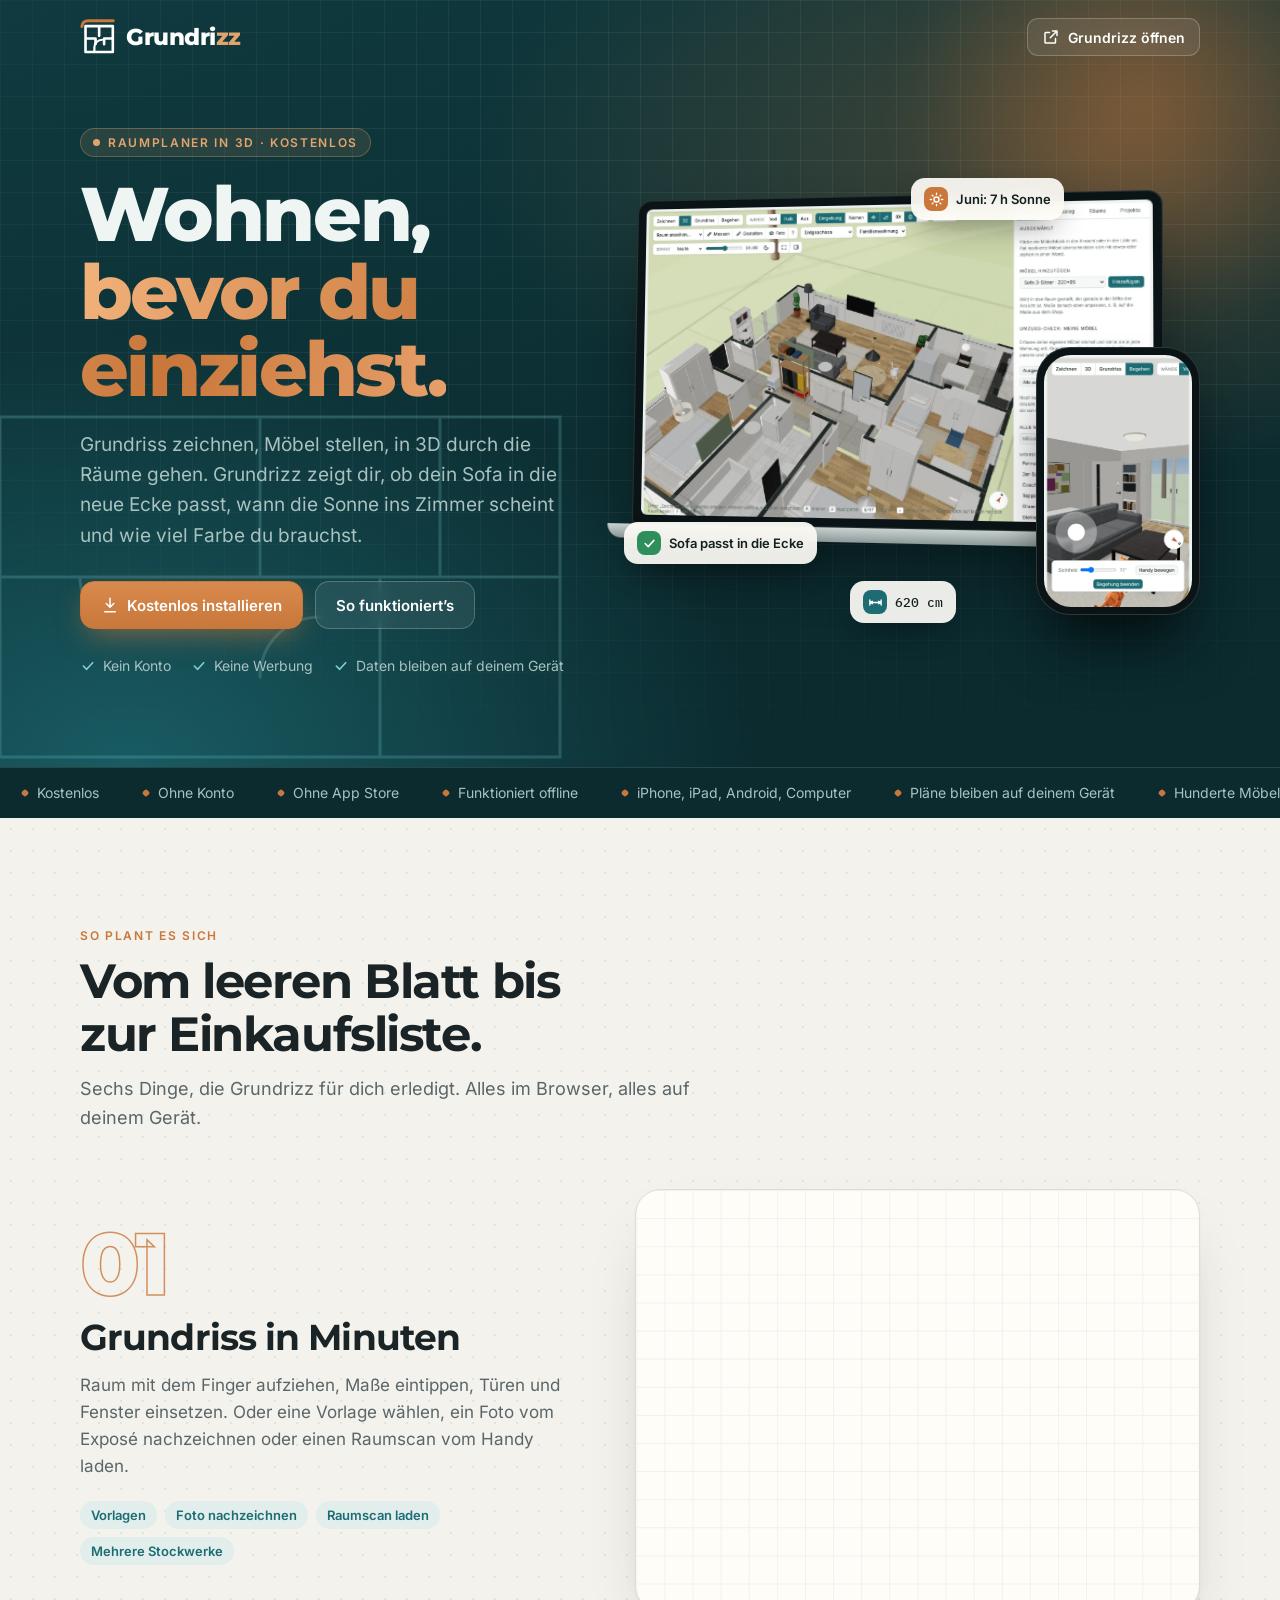
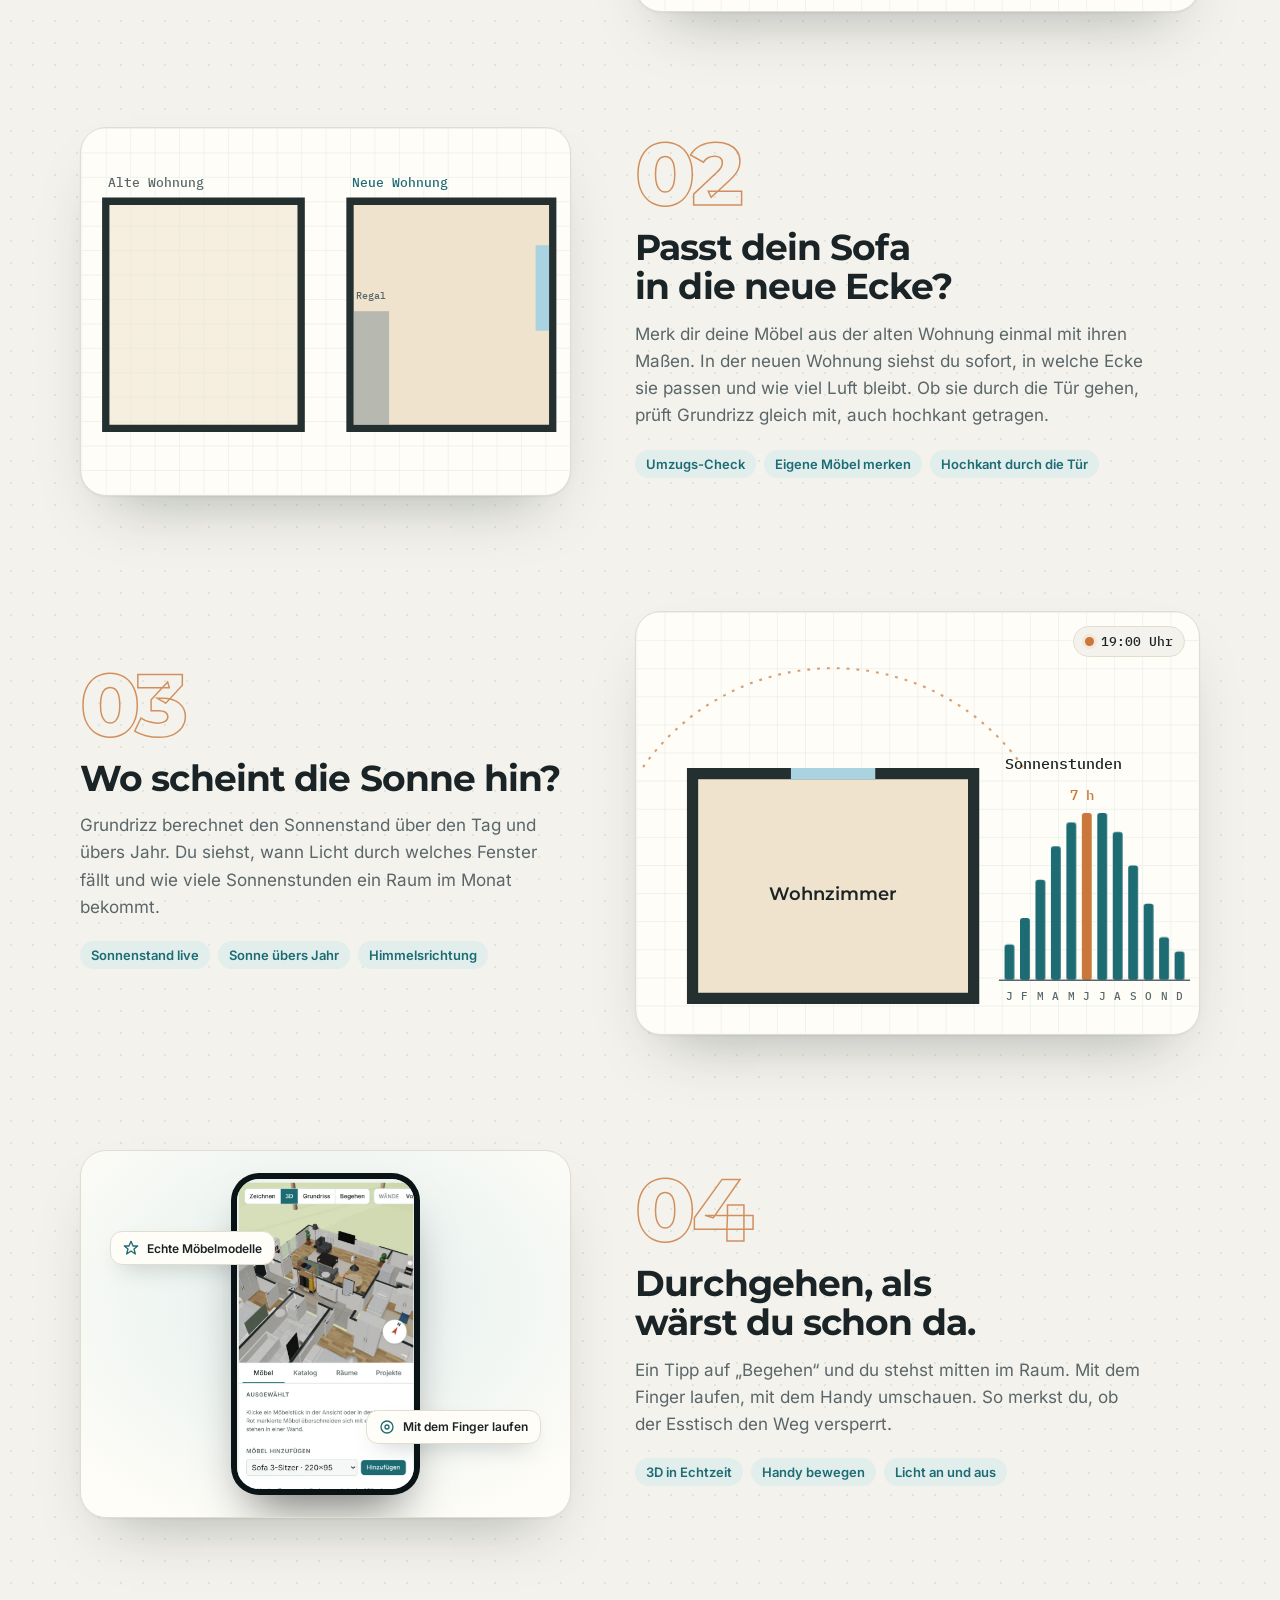
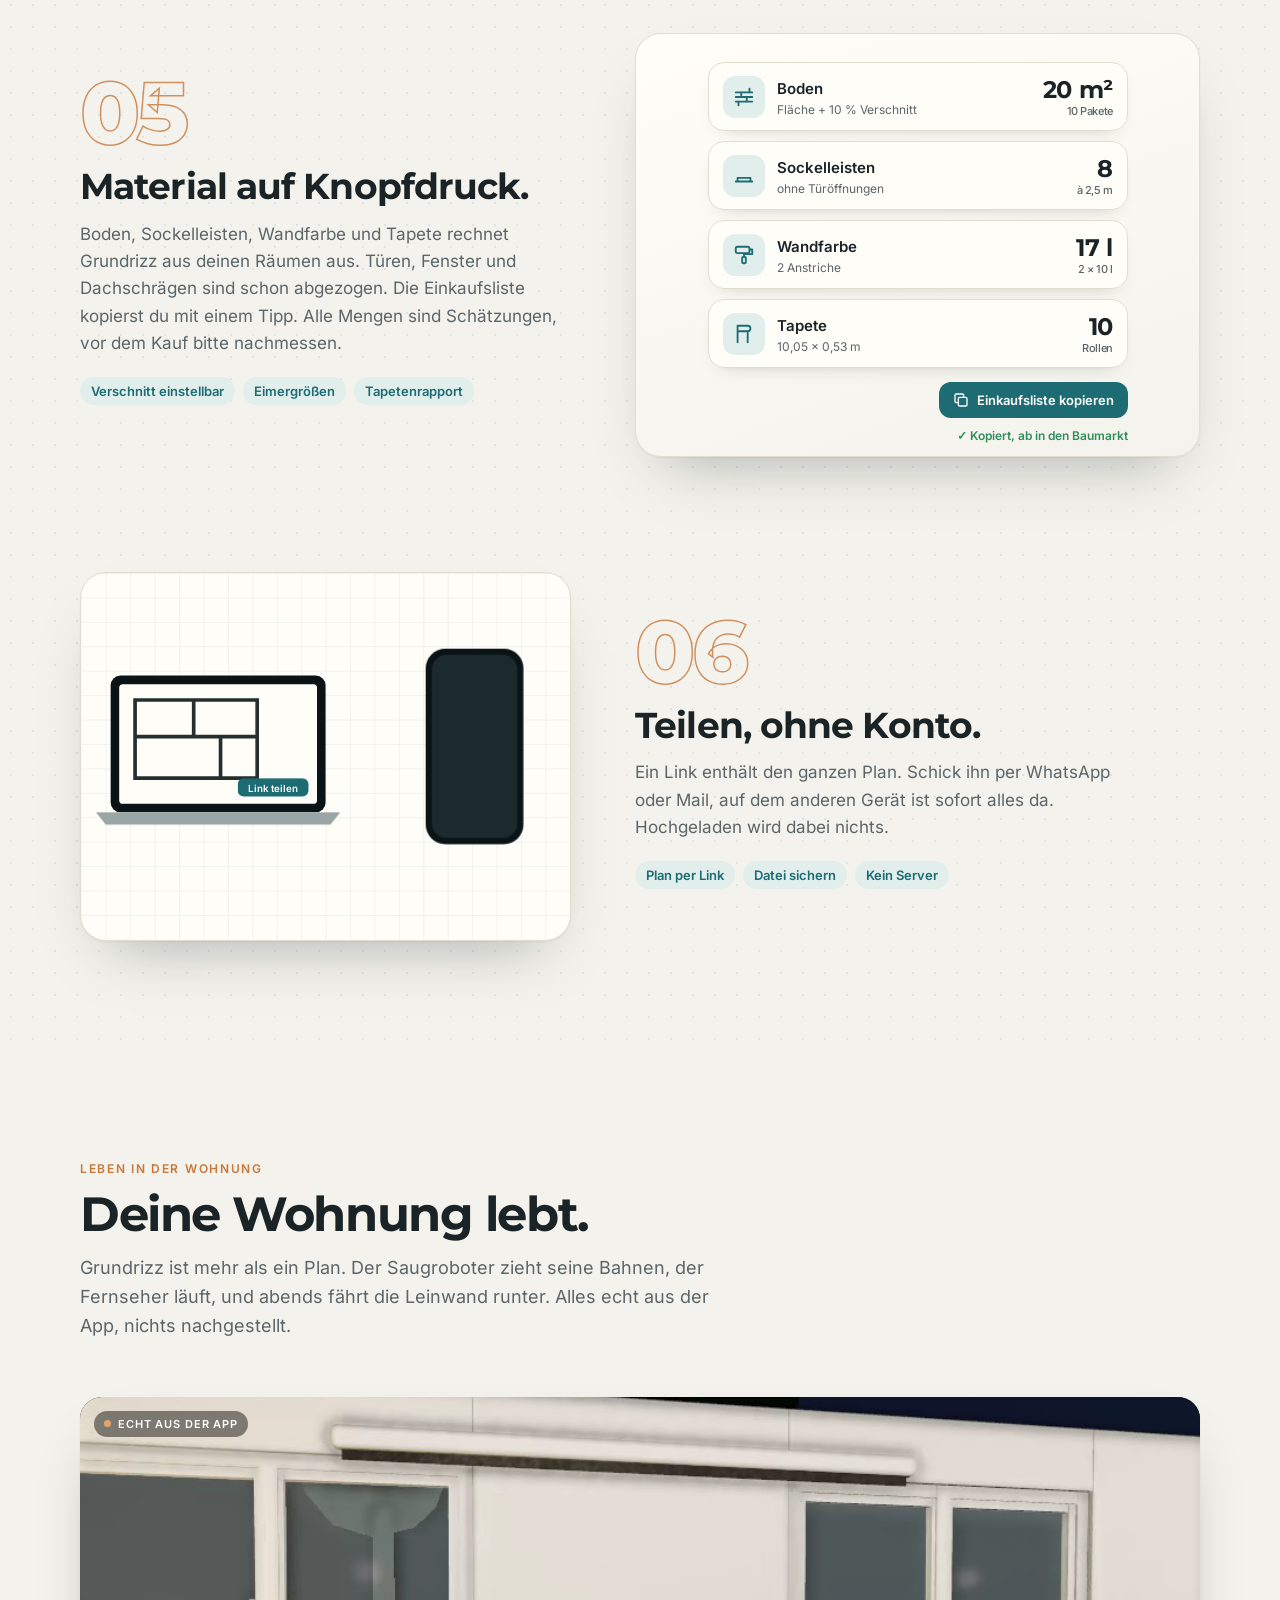
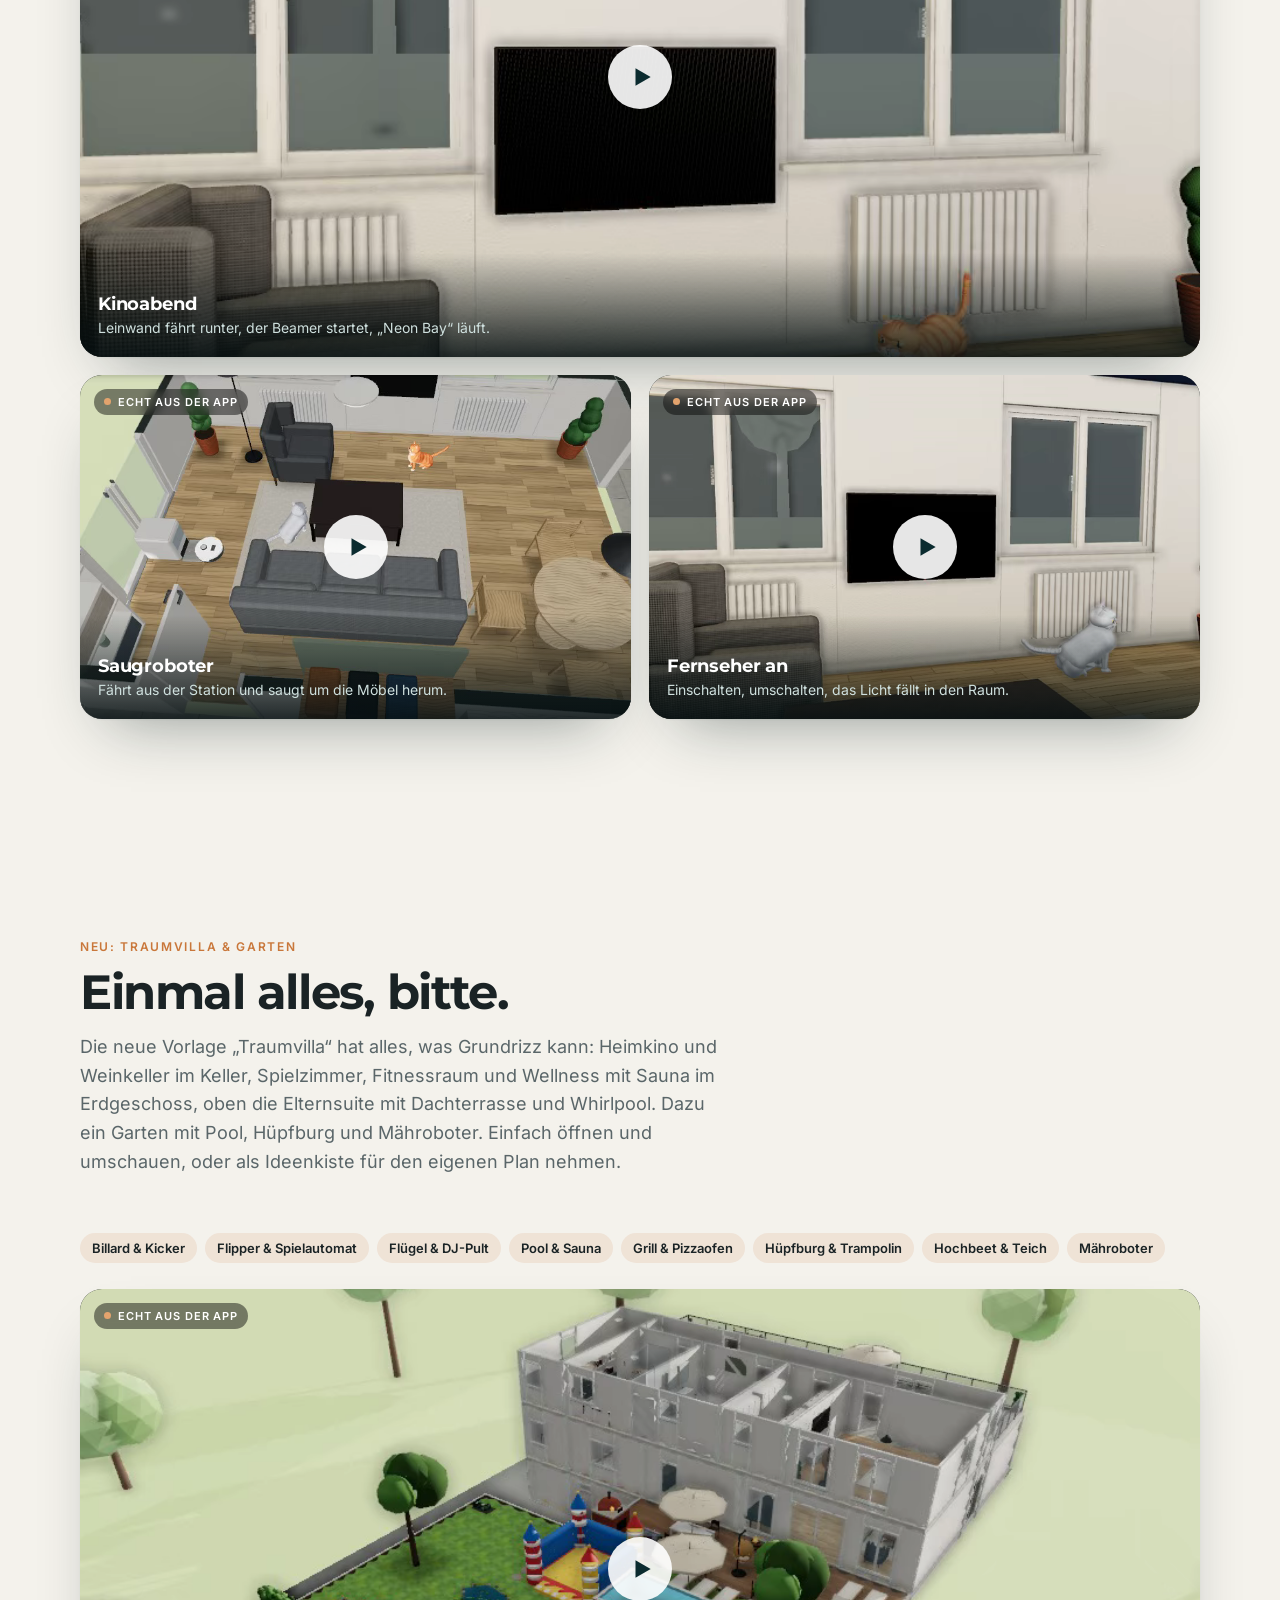
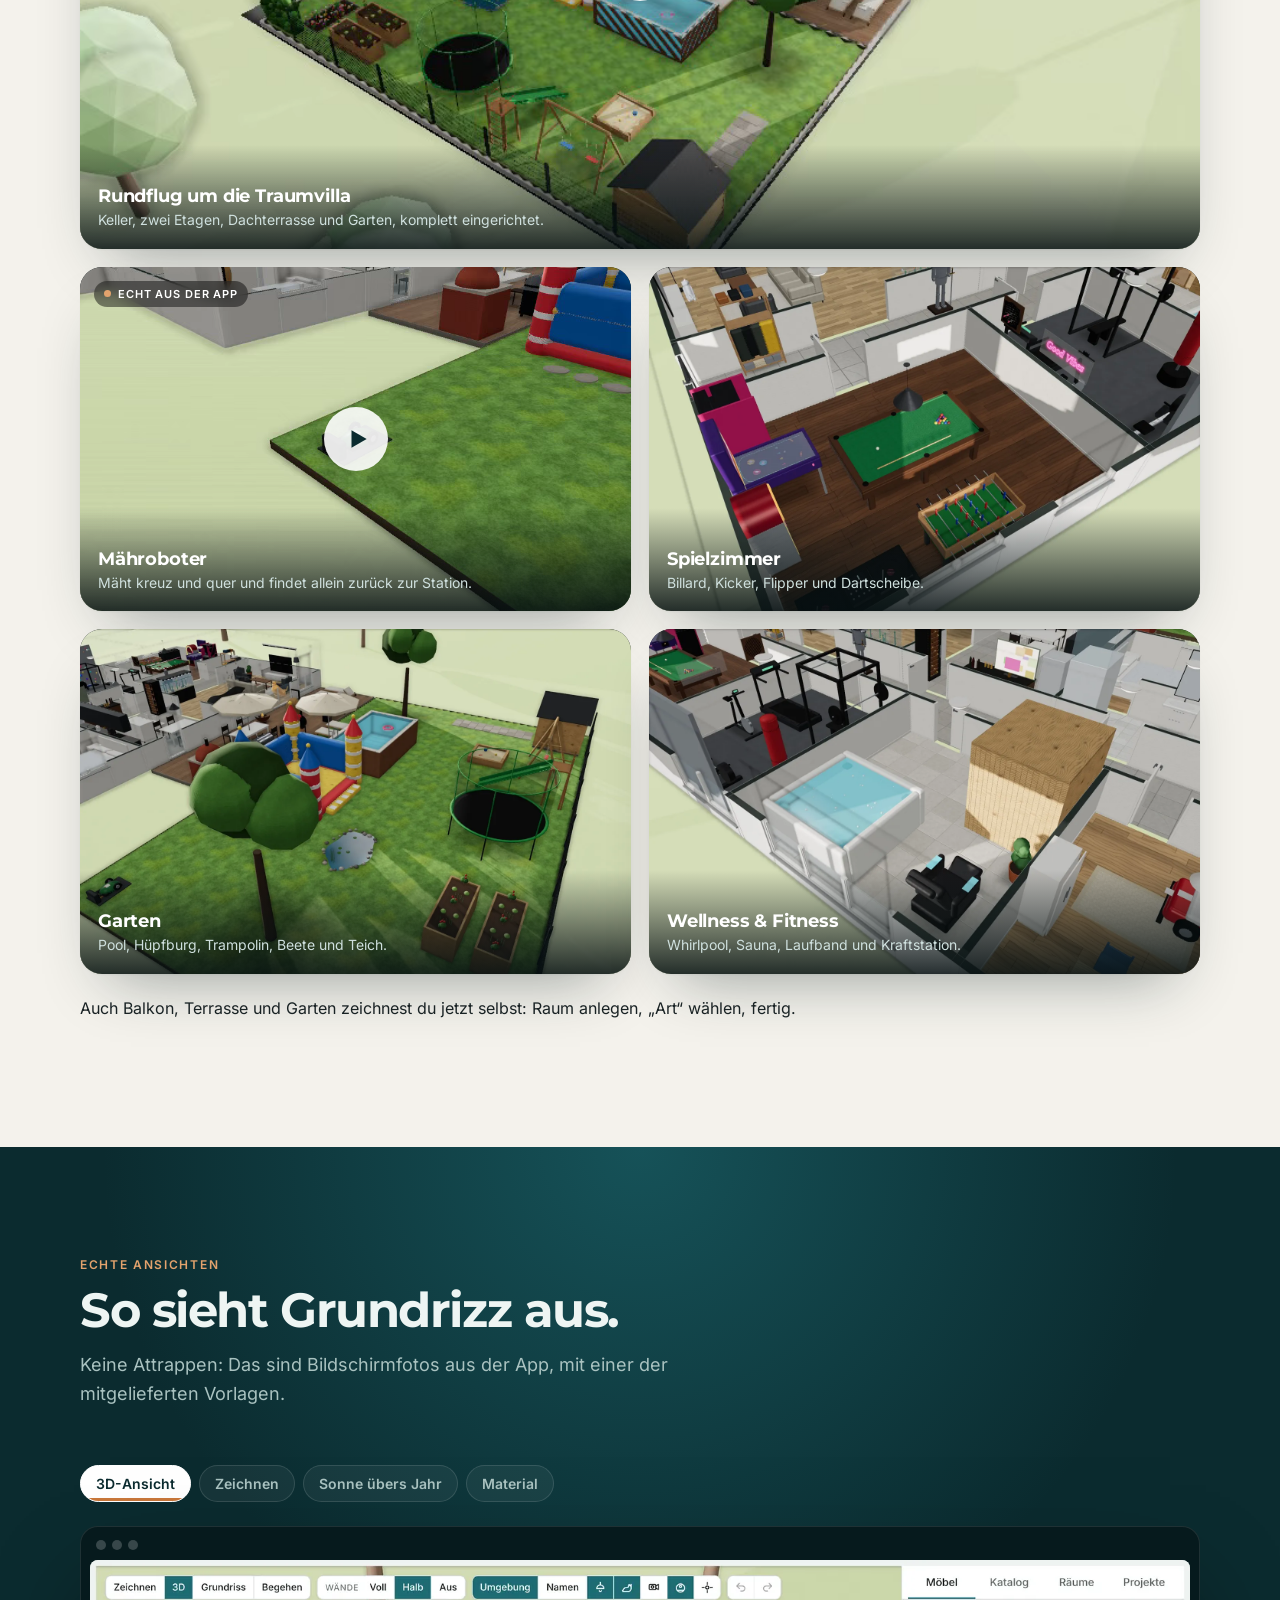
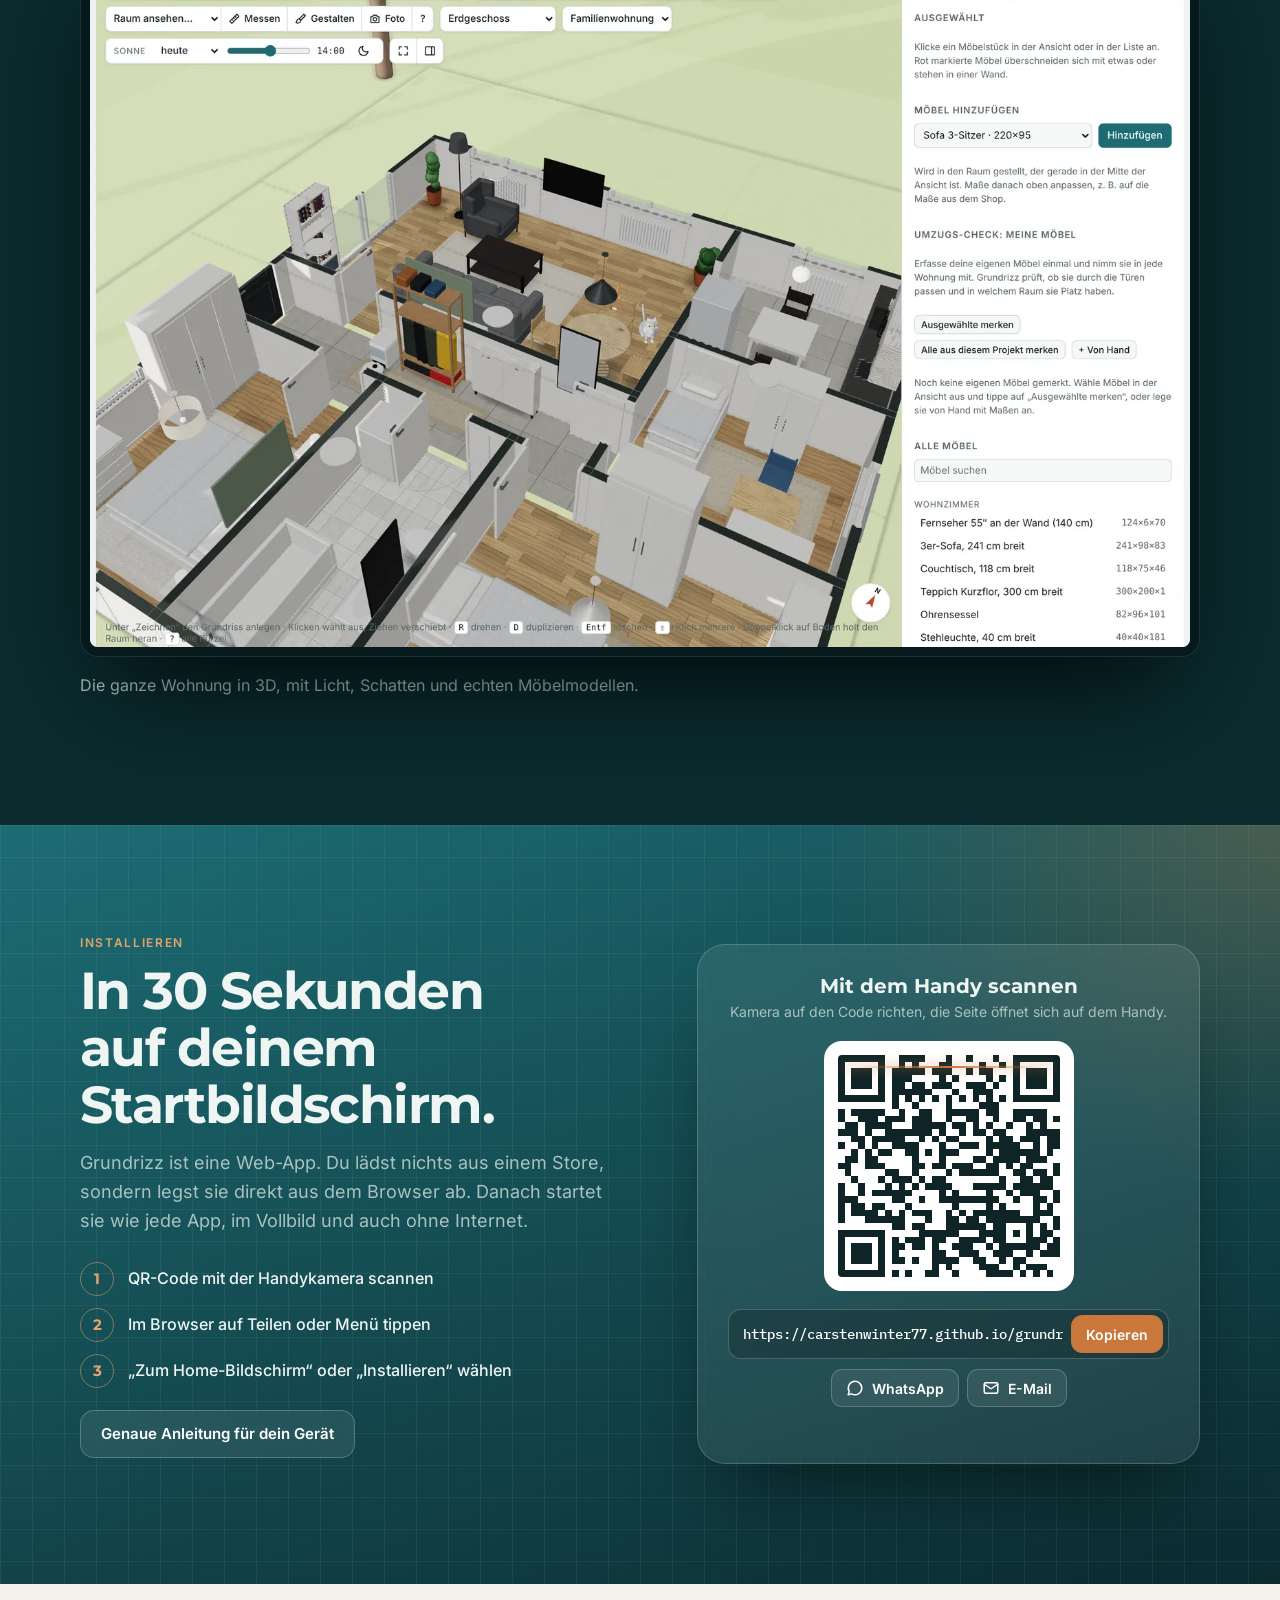
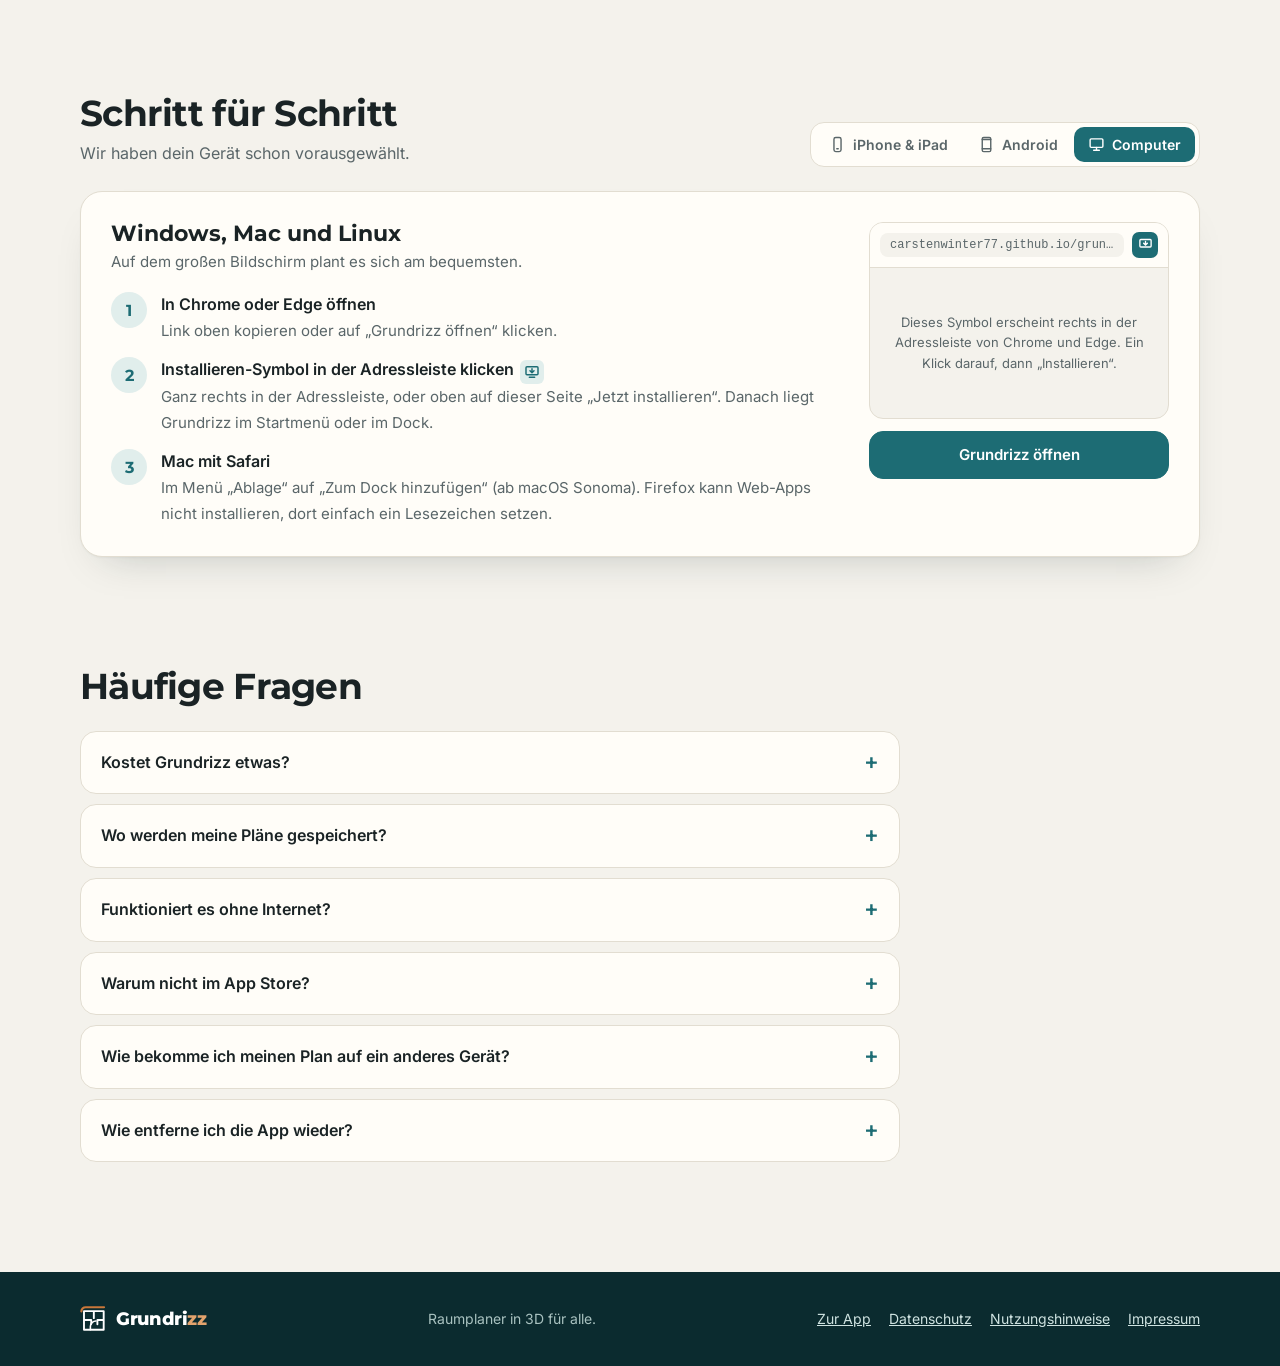
<file: installieren/index.html>
<!doctype html>
<html lang="de">
<head>
<meta charset="utf-8">
<meta name="viewport" content="width=device-width,initial-scale=1,viewport-fit=cover">
<title>Grundrizz installieren</title>
<meta name="description" content="Grundrizz auf iPhone, iPad, Android oder Computer installieren. Raumplaner in 3D, kostenlos, ohne App Store, ohne Konto.">
<meta name="theme-color" content="#0e3539">
<meta property="og:title" content="Grundrizz: Wohnen, bevor du einziehst">
<meta property="og:description" content="Grundriss zeichnen, einrichten und in 3D begehen. Kostenlos, ohne Konto. Hier installieren.">
<meta property="og:url" content="https://carstenwinter77.github.io/grundrizz/installieren/">
<meta property="og:image" content="https://carstenwinter77.github.io/grundrizz/og.png"><meta property="og:image:width" content="1200"><meta property="og:image:height" content="630"><meta name="twitter:card" content="summary_large_image">
<link rel="icon" href="../icon.svg" type="image/svg+xml"><link rel="icon" href="../icon-192.png" sizes="192x192">
<link rel="apple-touch-icon" href="../apple-touch-icon.png">
<link rel="manifest" href="../manifest.webmanifest">
<link rel="preload" as="image" href="img/3d.webp">
<link rel="stylesheet" href="../fonts.css">
<script>document.documentElement.classList.add('js')</script>
<style>
@property --n{syntax:'<integer>';inherits:false;initial-value:0}
@property --h{syntax:'<integer>';inherits:false;initial-value:13}
:root{
 --bg:#f4f2ec;--paper:#fffdf8;--ink:#1a2325;--muted:#5a6669;--line:#e2ddd1;
 --accent:#1d6c74;--accent-2:#164f55;--accent-soft:#e1eeec;--accent-ink:#fff;--warm:#c9773a;--warm-soft:#f6e6d8;
 --grid:rgba(29,108,116,.07);--gridline:rgba(29,108,116,.10);
 --wall:#24302f;--floor:#efe3cd;--floor2:#e6d5b8;--glass:#a9d3e0;--sofa:#8a9597;--ok:#2f8f5b;--bad:#c4473a;--shadow:20 40 40;
 /* dunkle Bänder bleiben in beiden Themen dunkel */
 --d1:#0b2b2f;--d2:#0f3a3f;--d3:#1d6c74;--dink:#eef5f3;--dmuted:#a9c2c0;--dline:rgba(255,255,255,.12);
 color-scheme:light}
@media (prefers-color-scheme:dark){:root:not([data-theme="light"]){
 --bg:#111617;--paper:#182022;--ink:#e8eeec;--muted:#9aa7a8;--line:#2a3436;
 --accent:#4fb0b8;--accent-2:#7cc9cf;--accent-soft:#1b3235;--accent-ink:#0b1a1c;--warm:#e3a36d;--warm-soft:#3a2a1d;
 --grid:rgba(79,176,184,.06);--gridline:rgba(79,176,184,.10);
 --wall:#d6e1df;--floor:#2f2a22;--floor2:#3a3227;--glass:#4c8ea3;--sofa:#6d7a7c;--ok:#5cc08a;--bad:#f07a6c;--shadow:0 0 0;color-scheme:dark}}
:root[data-theme="dark"]{
 --bg:#111617;--paper:#182022;--ink:#e8eeec;--muted:#9aa7a8;--line:#2a3436;
 --accent:#4fb0b8;--accent-2:#7cc9cf;--accent-soft:#1b3235;--accent-ink:#0b1a1c;--warm:#e3a36d;--warm-soft:#3a2a1d;
 --grid:rgba(79,176,184,.06);--gridline:rgba(79,176,184,.10);
 --wall:#d6e1df;--floor:#2f2a22;--floor2:#3a3227;--glass:#4c8ea3;--sofa:#6d7a7c;--ok:#5cc08a;--bad:#f07a6c;--shadow:0 0 0;color-scheme:dark}
*{box-sizing:border-box}
html{-webkit-text-size-adjust:100%;scroll-behavior:smooth}
body{margin:0;background:var(--bg);color:var(--ink);font:16px/1.6 Inter,system-ui,-apple-system,"Segoe UI",sans-serif;overflow-x:hidden}
.wrap{max-width:1160px;margin:0 auto;padding-left:max(20px,env(safe-area-inset-left,0px));padding-right:max(20px,env(safe-area-inset-right,0px))}
h1,h2,h3{font-family:Montserrat,Inter,system-ui,sans-serif;line-height:1.1;text-wrap:balance;margin:0}
a{color:var(--accent)}
.mono{font-family:"IBM Plex Mono",ui-monospace,Menlo,monospace}
.btn{display:inline-flex;align-items:center;justify-content:center;gap:8px;border-radius:14px;padding:13px 20px;font:600 15px Inter,sans-serif;text-decoration:none;cursor:pointer;border:1px solid var(--line);background:var(--paper);color:var(--ink);min-height:48px;transition:transform .2s,box-shadow .2s,background .2s}
.btn:hover{transform:translateY(-1px)}
.btn.pri{background:var(--accent);border-color:var(--accent);color:var(--accent-ink)}
.btn.pri:hover{background:var(--accent-2)}
.btn.sm{padding:8px 14px;min-height:38px;font-size:14px;border-radius:11px}
.btn svg{width:18px;height:18px;flex:none}

/* ---------- Kopfbereich ---------- */
.hero{position:relative;isolation:isolate;overflow:hidden;color:var(--dink);
 background:radial-gradient(80% 70% at 85% 20%,rgba(201,119,58,.30),transparent 60%),radial-gradient(70% 80% at 10% 100%,rgba(29,108,116,.75),transparent 70%),linear-gradient(160deg,var(--d2),var(--d1) 70%);
 padding-bottom:clamp(40px,7vw,90px)}
.hero::before{content:"";position:absolute;inset:0;z-index:-1;background-image:linear-gradient(rgba(255,255,255,.06) 1px,transparent 1px),linear-gradient(90deg,rgba(255,255,255,.06) 1px,transparent 1px);background-size:32px 32px;
 -webkit-mask-image:radial-gradient(120% 90% at 60% 30%,#000 30%,transparent 80%);mask-image:radial-gradient(120% 90% at 60% 30%,#000 30%,transparent 80%)}
.glow{position:absolute;z-index:-1;width:520px;height:520px;border-radius:50%;background:radial-gradient(circle,rgba(201,119,58,.45),transparent 65%);filter:blur(20px);top:-160px;right:-120px;animation:drift 16s ease-in-out infinite alternate}
@keyframes drift{to{transform:translate(-120px,140px) scale(1.15)}}
.blueprint{position:absolute;z-index:-1;left:-40px;bottom:-30px;width:min(640px,80vw);opacity:.22;color:#7fd0d6}
.blueprint path{fill:none;stroke:currentColor;stroke-width:3;stroke-linecap:round;stroke-dasharray:1;stroke-dashoffset:1;animation:draw 3.2s .3s cubic-bezier(.6,0,.2,1) forwards}
.blueprint path:nth-child(2){animation-delay:.9s}.blueprint path:nth-child(3){animation-delay:1.4s}.blueprint path:nth-child(4){animation-delay:1.9s}
@keyframes draw{to{stroke-dashoffset:0}}
header.top{display:flex;align-items:center;gap:12px;padding-block:calc(18px + env(safe-area-inset-top,0px)) 0}
.brand{display:flex;align-items:center;gap:10px;text-decoration:none;color:#fff;font:800 23px Montserrat,Arial,sans-serif;letter-spacing:-.02em}
.brand .mk{width:36px;height:36px;color:#fff}
.brand b{color:#e3a36d;font-weight:800}
.top .sp{flex:1}
.ghost{background:rgba(255,255,255,.08);border-color:rgba(255,255,255,.22);color:#fff;-webkit-backdrop-filter:blur(8px);backdrop-filter:blur(8px)}
.ghost:hover{background:rgba(255,255,255,.16)}
.copper{background:linear-gradient(180deg,#d88a4c,#c9773a);border-color:#c9773a;color:#fff;box-shadow:0 10px 30px -8px rgba(201,119,58,.7)}
.copper:hover{background:linear-gradient(180deg,#e0955a,#b86a31)}
.hgrid{display:grid;grid-template-columns:1fr 1.15fr;gap:clamp(28px,5vw,64px);align-items:center;padding-top:clamp(28px,6vw,72px)}
.hgrid>*{min-width:0}
.eyebrow{display:inline-flex;align-items:center;gap:8px;font:600 12px Inter,sans-serif;letter-spacing:.14em;text-transform:uppercase;color:#e3a36d;margin-bottom:18px;padding:6px 12px;border-radius:999px;background:rgba(227,163,109,.12);border:1px solid rgba(227,163,109,.3)}
.eyebrow i{width:7px;height:7px;border-radius:50%;background:#e3a36d;box-shadow:0 0 0 0 rgba(227,163,109,.6);animation:ping 2s infinite}
@keyframes ping{70%{box-shadow:0 0 0 8px rgba(227,163,109,0)}100%{box-shadow:0 0 0 0 rgba(227,163,109,0)}}
.hero h1{font-size:clamp(40px,6.4vw,76px);font-weight:800;letter-spacing:-.035em;line-height:1.02}
.hero h1 em{font-style:normal;background:linear-gradient(100deg,#f2b27c,#c9773a 60%,#e8a06a);-webkit-background-clip:text;background-clip:text;color:transparent}
.hero .lead{font-size:clamp(17px,1.6vw,19px);color:var(--dmuted);max-width:32em;margin:22px 0 30px}
.cta{display:flex;flex-wrap:wrap;gap:12px}
.facts{display:flex;flex-wrap:wrap;gap:10px 20px;margin:26px 0 0;padding:0;list-style:none;color:var(--dmuted);font-size:14px}
.facts li{display:flex;align-items:center;gap:7px}
.facts svg{width:16px;height:16px;color:#7fd0d6}
.ok{display:none;margin-top:18px;padding:12px 14px;border-radius:12px;background:rgba(127,208,214,.12);color:#9fe0e4;font-weight:600}
.standalone .ok{display:block}

/* Geräte */
.devices{position:relative;aspect-ratio:16/12;max-width:100%}
.laptop{position:absolute;left:0;top:2%;width:90%;transform:perspective(1800px) rotateY(-13deg) rotateX(5deg);transform-origin:left center;animation:rise 1.1s .15s cubic-bezier(.2,.8,.2,1) both}
.laptop .scr{border-radius:14px 14px 4px 4px;background:#0a1416;padding:9px;box-shadow:0 0 0 1px rgba(255,255,255,.12) inset,0 40px 80px -20px rgba(0,0,0,.6)}
.laptop img{display:block;width:100%;height:auto;aspect-ratio:16/10;object-fit:cover;border-radius:6px}
.laptop .base{height:14px;margin:0 -5%;border-radius:0 0 16px 16px;background:linear-gradient(#c9d2d1,#8e9b9a);box-shadow:0 18px 30px -10px rgba(0,0,0,.6)}
.hphone{position:absolute;right:0;bottom:0;width:29%;border-radius:clamp(18px,3vw,34px);padding:clamp(5px,.7vw,8px);background:#0a1416;box-shadow:0 0 0 1px rgba(255,255,255,.15) inset,0 40px 60px -16px rgba(0,0,0,.7);animation:riseP 1.1s .45s cubic-bezier(.2,.8,.2,1) both}
.hphone img{display:block;width:100%;height:auto;aspect-ratio:640/1090;object-fit:cover;border-radius:clamp(13px,2.3vw,27px)}
@keyframes rise{from{opacity:0;transform:translateY(40px) perspective(1800px) rotateY(-13deg) rotateX(5deg)}}
.badge{position:absolute;display:flex;align-items:center;gap:8px;padding:9px 13px;border-radius:14px;font:600 13px Inter,sans-serif;color:#13201f;background:rgba(255,253,248,.92);-webkit-backdrop-filter:blur(10px);backdrop-filter:blur(10px);box-shadow:0 14px 30px -10px rgba(0,0,0,.45);white-space:nowrap;animation:pop .6s cubic-bezier(.2,1.4,.4,1) both,float 5s ease-in-out infinite alternate}
.badge .d{display:grid;place-items:center;width:24px;height:24px;border-radius:8px;color:#fff;flex:none}
.badge .d svg{width:15px;height:15px}
.b1{left:-2%;bottom:12%;animation-delay:1.1s,1.7s}.b1 .d{background:#2f8f5b}
.b2{right:24%;top:-3%;animation-delay:1.4s,2s}.b2 .d{background:#c9773a}
.b3{left:38%;bottom:-2%;animation-delay:1.7s,2.3s}.b3 .d{background:#1d6c74}
.b3 span{font-family:"IBM Plex Mono",monospace;font-weight:500}
@keyframes riseP{from{opacity:0;transform:translateY(50px)}}
@keyframes pop{from{opacity:0;transform:scale(.6) translateY(10px)}}
@keyframes float{to{translate:0 -10px}}

/* Laufband */
.strip{background:var(--d1);color:var(--dmuted);border-top:1px solid var(--dline);overflow:hidden;padding-block:14px;font-size:14px}
.strip .tr{display:flex;width:max-content;animation:marq 38s linear infinite}
.strip ul{display:flex;gap:44px;margin:0;padding:0 22px;list-style:none}
.strip li{display:flex;align-items:center;gap:9px;white-space:nowrap}
.strip li::before{content:"";width:6px;height:6px;border-radius:2px;background:#c9773a;transform:rotate(45deg)}
@keyframes marq{to{transform:translateX(-50%)}}

/* ---------- Abläufe ---------- */
section{padding-block:clamp(56px,9vw,110px)}
.sh{max-width:720px;margin-bottom:clamp(30px,5vw,56px)}
.kick{font:600 12px Inter,sans-serif;letter-spacing:.14em;text-transform:uppercase;color:var(--warm);margin-bottom:12px}
.sh h2{font-size:clamp(30px,4.4vw,48px);letter-spacing:-.03em}
.sh p{margin:14px 0 0;color:var(--muted);font-size:18px;max-width:36em}
.flow{background-color:var(--bg);background-image:radial-gradient(var(--gridline) 1.2px,transparent 1.2px);background-size:22px 22px}
.scenes{display:grid;gap:clamp(56px,9vw,120px);position:relative}
.scene{display:grid;grid-template-columns:1fr 1.15fr;gap:clamp(28px,5vw,72px);align-items:center}
.scene>*{min-width:0}
.scene:nth-child(even) .txt{order:2}
.num{font:800 clamp(56px,7vw,88px)/1 Montserrat,sans-serif;letter-spacing:-.04em;color:transparent;-webkit-text-stroke:1.5px var(--warm);opacity:.8;margin-bottom:10px}
.scene h3{font-size:clamp(26px,3.2vw,36px);letter-spacing:-.025em;margin-bottom:14px}
.scene p{margin:0;color:var(--muted);font-size:17px;max-width:30em}
.chips{display:flex;flex-wrap:wrap;gap:8px;margin-top:20px;padding:0;list-style:none}
.chips li{font:600 13px Inter,sans-serif;padding:6px 11px;border-radius:999px;background:var(--accent-soft);color:var(--accent)}
.stage{position:relative;background:var(--paper);border:1px solid var(--line);border-radius:26px;overflow:hidden;aspect-ratio:4/3;max-width:100%;
 box-shadow:0 1px 2px rgb(var(--shadow) / .05),0 30px 60px -30px rgb(var(--shadow) / .35)}
.stage>svg{display:block;width:100%;height:100%}
.stage .tag{position:absolute;left:14px;top:14px;display:flex;align-items:center;gap:7px;font:600 12px Inter,sans-serif;padding:6px 10px;border-radius:999px;background:var(--bg);border:1px solid var(--line);color:var(--muted)}
.stage .tag i{width:7px;height:7px;border-radius:50%;background:var(--bad);animation:blink 1.4s infinite}
@keyframes blink{50%{opacity:.25}}
.stage *{animation-play-state:paused}
.scene.on .stage *{animation-play-state:running}
.gl{stroke:var(--gridline);fill:none}
.w{stroke:var(--wall);fill:none;stroke-linecap:square}
.fl{fill:var(--floor)}
.gls{fill:var(--glass)}
.t{font:600 13px Montserrat,sans-serif;fill:var(--ink)}
.tm{font:500 11px "IBM Plex Mono",monospace;fill:var(--muted)}
.dl{stroke:var(--muted);stroke-width:1}
.acc-s{stroke:var(--accent)}
.acc-f{fill:var(--accent)}
.warm-f{fill:var(--warm)}
.pf{fill:var(--paper)}
.bdg rect{rx:11px}
.bdg text{font:600 12px Inter,sans-serif;fill:#fff}
.ok-f{fill:var(--ok)}.bad-f{fill:var(--bad)}

/* 1 Zeichnen (8 s) */
.s1 .all{animation:a1all 8s infinite both}
.s1 .band{transform-box:view-box;transform-origin:60px 60px;opacity:0;animation:a1band 8s ease-in-out infinite both}
.s1 .walls{stroke-dasharray:100;animation:a1wall 8s ease-in-out infinite both}
.s1 .floor{animation:a1fade 8s infinite both;--a:48%;--b:56%}
.s1 .dim{animation:a1dim 8s ease-out infinite both}
.s1 .door{animation:a1door 8s infinite both}
.s1 .arc{stroke-dasharray:100;animation:a1arc 8s ease-out infinite both}
.s1 .win{transform-box:fill-box;transform-origin:center;animation:a1win 8s ease-out infinite both}
.s1 .lab{animation:a1lab 8s ease-out infinite both}
.s1 .cur{opacity:0;animation:a1cur 8s cubic-bezier(.5,0,.3,1) infinite both}
.s1 .ring{transform-box:fill-box;transform-origin:center;opacity:0;animation:a1ring 8s ease-out infinite both}
@keyframes a1all{0%,90%{opacity:1}97%,100%{opacity:0}}
@keyframes a1band{0%,8%{transform:scale(.02);opacity:0}9%{opacity:1}38%{transform:scale(1);opacity:1}46%,100%{transform:scale(1);opacity:0}}
@keyframes a1wall{0%,38%{stroke-dashoffset:100}52%,100%{stroke-dashoffset:0}}
@keyframes a1fade{0%,48%{opacity:0}56%,100%{opacity:1}}
@keyframes a1dim{0%,44%{opacity:0;transform:translateY(5px)}52%,100%{opacity:1;transform:none}}
@keyframes a1door{0%,56%{opacity:0}60%,100%{opacity:1}}
@keyframes a1arc{0%,57%{stroke-dashoffset:100}65%,100%{stroke-dashoffset:0}}
@keyframes a1win{0%,60%{opacity:0;transform:scaleY(0)}66%,100%{opacity:1;transform:none}}
@keyframes a1lab{0%,66%{opacity:0;transform:translateY(8px)}74%,100%{opacity:1;transform:none}}
@keyframes a1cur{0%{opacity:0;transform:translate(100px,96px)}6%,8%{opacity:1;transform:translate(60px,60px)}38%{opacity:1;transform:translate(340px,240px)}44%,100%{opacity:0;transform:translate(352px,252px)}}
@keyframes a1ring{0%,7%{opacity:0;transform:scale(.3)}8%{opacity:.9}16%,100%{opacity:0;transform:scale(1.8)}}

/* 2 Neue Ecke (9 s) */
.s2 .sofa{transform-box:fill-box;transform-origin:center;transform:translate(214px,10px);animation:a2sofa 9s cubic-bezier(.55,0,.25,1) infinite both}
.s2 .sel{opacity:0;animation:a2sel 9s infinite both}
.s2 .grn{animation:a2grn 9s infinite both}
.s2 .ghost{animation:a2ghost 9s infinite both}
.s2 .spot{animation:a2spot 9s infinite both}
.s2 .dim2{animation:a2dim 9s ease-out infinite both}
.s2 .bg{animation:a2bg 9s ease-out infinite both}
.s2 .door2{animation:a2door 9s ease-out infinite both}
@keyframes a2sofa{0%,6%{transform:none;opacity:0}10%,22%{transform:none;opacity:1}34%{transform:translate(106px,-24px) scale(1.07)}46%{transform:translate(214px,10px) scale(1.04)}50%,93%{transform:translate(214px,10px);opacity:1}100%{transform:translate(214px,10px);opacity:0}}
@keyframes a2sel{0%,12%{opacity:0}15%,40%{opacity:1}46%,100%{opacity:0}}
@keyframes a2grn{0%,49%{opacity:0}54%,93%{opacity:.8}100%{opacity:0}}
@keyframes a2ghost{0%,22%{opacity:0}28%,93%{opacity:1}100%{opacity:0}}
@keyframes a2spot{0%,18%{opacity:0}26%,46%{opacity:1}52%,100%{opacity:0}}
@keyframes a2dim{0%,24%{opacity:0;transform:translateY(5px)}30%,93%{opacity:1;transform:none}100%{opacity:0}}
@keyframes a2bg{0%,54%{opacity:0;transform:translateY(8px)}59%,93%{opacity:1;transform:none}100%{opacity:0}}
@keyframes a2door{0%,64%{opacity:0;transform:translateY(8px)}69%,93%{opacity:1;transform:none}100%{opacity:0}}

/* 3 Sonne (8 s) */
.s3 .sun{transform-box:view-box;transform-origin:140px 205px;animation:a3sun 8s linear infinite both}
.s3 .light{transform-box:view-box;transform-origin:140px 119px;opacity:.7;animation:a3light 8s linear infinite both}
.s3 .bar{transform-box:fill-box;transform-origin:50% 100%;animation:a3bar .9s cubic-bezier(.2,.8,.2,1) both}
.s3 .bar.hi{fill:var(--warm)}
@keyframes a3sun{0%{transform:rotate(-58deg);opacity:0}7%{opacity:1}50%{transform:rotate(0)}93%{transform:rotate(58deg);opacity:1}100%{transform:rotate(58deg);opacity:0}}
@keyframes a3light{0%{transform:skewX(42deg);opacity:0}8%{opacity:.3}50%{transform:skewX(0);opacity:.75}92%{transform:skewX(-42deg);opacity:.3}100%{transform:skewX(-42deg);opacity:0}}
@keyframes a3bar{from{transform:scaleY(0)}}
.clock{position:absolute;right:14px;top:14px;display:flex;align-items:center;gap:7px;padding:6px 11px;border-radius:999px;background:var(--bg);border:1px solid var(--line);font:500 13px "IBM Plex Mono",monospace;color:var(--ink);--h:13;counter-reset:h var(--h);animation:a3h 8s linear infinite both}
.clock::before{content:"";width:9px;height:9px;border-radius:50%;background:var(--warm);box-shadow:0 0 0 3px var(--warm-soft)}
.clock b{font-weight:500}.clock b::before{content:counter(h)}
@keyframes a3h{0%{--h:7}92%,100%{--h:19}}

/* 4 Begehen (10 s) */
.s4 .stage{display:grid;place-items:center;background:radial-gradient(70% 70% at 50% 40%,var(--accent-soft),var(--paper))}
.ph{position:relative;height:88%;aspect-ratio:640/1090;border-radius:28px;padding:6px;background:#0a1416;box-shadow:0 30px 50px -20px rgba(0,0,0,.55)}
.ph .in{position:relative;width:100%;height:100%;border-radius:22px;overflow:hidden;background:#cfd8d6}
.ph img{position:absolute;inset:0;width:100%;height:100%;object-fit:cover}
.ph .ia{transform-origin:28% 30%;opacity:0;animation:a4a 10s ease-in-out infinite both}
.ph .ib{animation:a4b 10s ease-in-out infinite both}
.ph .tap{position:absolute;left:21.8%;top:70.4%;width:16%;aspect-ratio:1;margin:-8% 0 0 -8%;border-radius:50%;background:rgba(255,255,255,.55);border:2px solid #fff;box-shadow:0 4px 14px rgba(0,0,0,.25);opacity:0;animation:a4t 10s ease-in-out infinite both}
.ph .go{position:absolute;left:50%;top:9%;translate:-50% 0;font:600 11px Inter,sans-serif;color:#fff;background:#1d6c74;padding:5px 10px;border-radius:999px;white-space:nowrap;opacity:0;animation:a4g 10s ease-out infinite both}
@keyframes a4a{0%,6%{opacity:1;transform:scale(1)}32%{opacity:1;transform:scale(2.1)}38%,88%{opacity:0;transform:scale(2.3)}89%{opacity:0;transform:scale(1)}96%,100%{opacity:1;transform:scale(1)}}
@keyframes a4b{0%,32%{opacity:0;transform:scale(1.25)}40%{opacity:1;transform:scale(1.12)}84%{opacity:1;transform:scale(1)}94%,100%{opacity:0;transform:scale(1)}}
@keyframes a4t{0%,44%{opacity:0;transform:none}48%{opacity:1;transform:none}62%{opacity:1;transform:translate(0,-35%)}70%{opacity:1;transform:translate(25%,-30%)}78%{opacity:1;transform:none}82%,100%{opacity:0}}
@keyframes a4g{0%,10%{opacity:0;transform:translateY(-6px)}14%,30%{opacity:1;transform:none}34%,100%{opacity:0}}
.s4 .side{position:absolute;display:flex;align-items:center;gap:8px;padding:8px 12px;border-radius:12px;font:600 12px Inter,sans-serif;background:var(--paper);border:1px solid var(--line);box-shadow:0 10px 24px -12px rgb(var(--shadow) / .4);color:var(--ink);white-space:nowrap}
.s4 .side svg{width:16px;height:16px;color:var(--accent)}
.s4 .sa{left:6%;top:22%;animation:float 4s ease-in-out infinite alternate}
.s4 .sb{right:6%;bottom:20%;animation:float 4.6s 1s ease-in-out infinite alternate}

/* 5 Material */
.s5 .stage{display:grid;place-items:center;padding:clamp(14px,3vw,28px);background:linear-gradient(160deg,var(--paper),var(--bg))}
.mlist{width:100%;max-width:420px;display:grid;gap:10px}
.mrow{display:grid;grid-template-columns:42px 1fr auto;gap:12px;align-items:center;padding:12px 14px;border-radius:16px;background:var(--paper);border:1px solid var(--line);box-shadow:0 8px 20px -14px rgb(var(--shadow) / .35);animation:a5in .6s cubic-bezier(.2,.8,.2,1) both}
.mrow:nth-child(2){animation-delay:.15s}.mrow:nth-child(3){animation-delay:.3s}.mrow:nth-child(4){animation-delay:.45s}
.mrow .ic{width:42px;height:42px;border-radius:12px;display:grid;place-items:center;background:var(--accent-soft);color:var(--accent)}
.mrow .ic svg{width:22px;height:22px}
.mrow small{display:block;color:var(--muted);font-size:12px;line-height:1.3}
.mrow b{font:600 15px Inter,sans-serif}
.mrow .v{font:700 clamp(18px,2.4vw,24px) Montserrat,sans-serif;letter-spacing:-.02em;text-align:right;white-space:nowrap}
.mrow .v small{text-align:right;font:500 11px Inter,sans-serif}
.cnt{--n:var(--to);counter-reset:n var(--n);animation:cnt 1.8s .3s cubic-bezier(.2,.8,.2,1) both}
.cnt::before{content:counter(n)}
@keyframes cnt{from{--n:0}to{--n:var(--to)}}
@keyframes a5in{from{opacity:0;transform:translateY(14px)}}
.mcopy{justify-self:end;display:flex;align-items:center;gap:8px;margin-top:4px;padding:10px 14px;border-radius:12px;background:var(--accent);color:var(--accent-ink);font:600 13px Inter,sans-serif;animation:a5btn 1.2s 2.4s ease-in-out both}
.mcopy svg{width:16px;height:16px}
@keyframes a5btn{0%{transform:scale(1)}40%{transform:scale(.94)}70%{transform:scale(1.04)}100%{transform:none}}
.mdone{justify-self:end;font:600 12px Inter,sans-serif;color:var(--ok);animation:a5in .5s 3.1s both}

/* 6 Teilen (7 s) */
.s6 .pill{transform-box:fill-box;transform-origin:center;opacity:0;animation:a6pill 7s cubic-bezier(.5,0,.3,1) infinite both}
.s6 .scr2{animation:a6on 7s infinite both}
.s6 .halo{transform-box:fill-box;transform-origin:center;opacity:0;animation:a6halo 7s ease-out infinite both}
.s6 .press{transform-box:fill-box;transform-origin:center;animation:a6press 7s infinite both}
.s6 .ok6{animation:a6ok 7s ease-out infinite both}
@keyframes a6pill{0%,12%{transform:translate(64px,128px) scale(.5);opacity:0}17%{opacity:1;transform:translate(64px,116px) scale(1)}31%{transform:translate(140px,34px) scale(1)}46%{transform:translate(262px,104px) scale(.8);opacity:1}53%,100%{transform:translate(266px,116px) scale(.3);opacity:0}}
@keyframes a6on{0%,50%{opacity:0}58%,94%{opacity:1}100%{opacity:0}}
@keyframes a6halo{0%,50%{opacity:0;transform:scale(.9)}53%{opacity:.8}66%,100%{opacity:0;transform:scale(1.35)}}
@keyframes a6press{0%,6%{transform:none}9%{transform:scale(.9)}12%,100%{transform:none}}
@keyframes a6ok{0%,58%{opacity:0;transform:translateY(8px)}64%,94%{opacity:1;transform:none}100%{opacity:0}}

/* ---------- Leben in der Wohnung ---------- */
.life{background:var(--bg)}
.lgrid{display:grid;grid-template-columns:1fr 1fr;gap:18px}
.lgrid>*{min-width:0}
.vc{position:relative;border-radius:22px;overflow:hidden;background:#0b1416;box-shadow:0 1px 2px rgb(var(--shadow) / .05),0 30px 60px -30px rgb(var(--shadow) / .45);margin:0}
.vc.big2{grid-column:span 2}
.vc video{display:block;width:100%;height:100%;object-fit:cover;aspect-ratio:16/10}
.vc.big2 video{aspect-ratio:16/8}
.vc figcaption{position:absolute;left:0;right:0;bottom:0;padding:40px 18px 16px;background:linear-gradient(transparent,rgba(5,15,17,.85));color:#fff}
.vc figcaption b{display:block;font:700 18px Montserrat,sans-serif;letter-spacing:-.01em}
.vc figcaption span{font-size:14px;color:#cfe0de}
.vc .live{position:absolute;left:14px;top:14px;display:flex;align-items:center;gap:7px;font:600 11px Inter,sans-serif;letter-spacing:.08em;text-transform:uppercase;color:#fff;background:rgba(0,0,0,.45);padding:6px 10px;border-radius:999px;-webkit-backdrop-filter:blur(6px);backdrop-filter:blur(6px)}
.vc .live i{width:7px;height:7px;border-radius:50%;background:#e3a36d;animation:blink 1.4s infinite}
.vc .pl{position:absolute;inset:0;margin:auto;width:64px;height:64px;border-radius:50%;border:0;background:rgba(255,255,255,.9);color:#0b2b2f;cursor:pointer;display:none;place-items:center}
.vc .pl svg{width:26px;height:26px;margin-left:4px}
.vc.paused .pl{display:grid}
.vc img{display:block;width:100%;height:100%;object-fit:cover;aspect-ratio:16/10}
.vc.big2 img{aspect-ratio:16/8}
.newk{background:var(--bg)}
.pills{display:flex;flex-wrap:wrap;gap:8px;margin:0 0 26px}
.pills span{font:600 13px Inter,sans-serif;padding:7px 12px;border-radius:999px;background:rgb(201 119 58 / .12);color:inherit}
@media (max-width:900px){.lgrid{grid-template-columns:1fr}.vc.big2{grid-column:auto}.vc.big2 video,.vc.big2 img{aspect-ratio:16/10}}

/* ---------- Galerie ---------- */
.gal{background:var(--d1);color:var(--dink);position:relative;overflow:hidden;isolation:isolate}
.gal::before{content:"";position:absolute;inset:0;z-index:-1;background:radial-gradient(60% 60% at 50% 0%,rgba(29,108,116,.6),transparent 70%)}
.gal .sh p{color:var(--dmuted)}
.gal .kick{color:#e3a36d}
.gtabs{display:flex;flex-wrap:wrap;gap:8px;margin-bottom:24px}
.gtabs button{font:600 14px Inter,sans-serif;padding:9px 15px;border-radius:999px;border:1px solid var(--dline);background:rgba(255,255,255,.05);color:var(--dmuted);cursor:pointer;position:relative;overflow:hidden}
.gtabs button[aria-pressed="true"]{background:#fff;color:#0b2b2f;border-color:#fff}
.gtabs button[aria-pressed="true"]::after{content:"";position:absolute;left:0;bottom:0;height:3px;width:100%;background:#c9773a;transform-origin:left;animation:prog 5s linear both}
.gal.paused .gtabs button::after{animation:none;opacity:0}
@keyframes prog{from{transform:scaleX(0)}}
.big{position:relative;border-radius:18px;padding:10px;background:#061a1d;box-shadow:0 0 0 1px rgba(255,255,255,.1) inset,0 50px 100px -30px rgba(0,0,0,.8)}
.big .bar{display:flex;gap:6px;padding:4px 6px 10px}
.big .bar i{width:10px;height:10px;border-radius:50%;background:rgba(255,255,255,.2)}
.big .vw{position:relative;aspect-ratio:16/10;border-radius:8px;overflow:hidden;background:#cfd8d6}
.big img{position:absolute;inset:0;width:100%;height:100%;object-fit:cover;opacity:0;transform:scale(1.03);transition:opacity .8s,transform 6s ease-out}
.big img.cur{opacity:1;transform:none}
.gcap{margin-top:16px;color:var(--dmuted);min-height:1.6em}

/* ---------- Installieren ---------- */
.instb{position:relative;isolation:isolate;overflow:hidden;color:var(--dink);background:radial-gradient(60% 80% at 100% 0%,rgba(201,119,58,.28),transparent 60%),linear-gradient(160deg,var(--d3),var(--d1))}
.instb::before{content:"";position:absolute;inset:0;z-index:-1;background-image:linear-gradient(rgba(255,255,255,.05) 1px,transparent 1px),linear-gradient(90deg,rgba(255,255,255,.05) 1px,transparent 1px);background-size:32px 32px}
.igrid{display:grid;grid-template-columns:1.1fr 1fr;gap:clamp(28px,5vw,64px);align-items:center}
.igrid>*{min-width:0}
.instb h2{font-size:clamp(32px,4.6vw,52px);letter-spacing:-.03em}
.instb .kick{color:#e3a36d}
.instb p.l{color:var(--dmuted);font-size:18px;margin:16px 0 26px;max-width:30em}
.qrcard{padding:clamp(20px,3vw,30px);border-radius:28px;text-align:center;background:rgba(255,255,255,.08);border:1px solid rgba(255,255,255,.18);-webkit-backdrop-filter:blur(16px);backdrop-filter:blur(16px);box-shadow:0 40px 80px -30px rgba(0,0,0,.6)}
.qrcard h3{font-size:20px;margin-bottom:4px}
.qrcard>p{margin:0 0 18px;color:var(--dmuted);font-size:14px}
.qrw{position:relative;width:min(250px,100%);margin:0 auto}
.qr{display:block;width:100%;aspect-ratio:1;padding:14px;background:#fff;border-radius:18px}
.qr path{fill:#0e2427}
.qrw::after{content:"";position:absolute;left:8%;right:8%;height:2px;top:10%;background:linear-gradient(90deg,transparent,#c9773a,transparent);box-shadow:0 0 12px #c9773a;animation:scan 2.8s ease-in-out infinite alternate}
@keyframes scan{to{top:90%}}
.qrw .lg{position:absolute;left:50%;top:50%;width:22%;aspect-ratio:1;translate:-50% -50%;border-radius:22%;background:url(../icon-192.png) center/cover;box-shadow:0 0 0 5px #fff}
.link{display:flex;gap:6px;margin-top:18px;border:1px solid rgba(255,255,255,.2);border-radius:13px;padding:5px 5px 5px 12px;background:rgba(0,0,0,.2);align-items:center}
.link input{flex:1;min-width:0;border:0;background:none;color:#fff;font:500 14px "IBM Plex Mono",ui-monospace,monospace}
.link input:focus{outline:none}
.share{display:flex;gap:8px;justify-content:center;margin-top:10px;flex-wrap:wrap}
.share .btn{background:rgba(255,255,255,.08);border-color:rgba(255,255,255,.2);color:#fff}
.link .btn.pri{background:#c9773a;border-color:#c9773a;color:#fff}
.msg{min-height:1.4em;font-size:13px;color:#9fe0e4;margin-top:8px}
.steps3{display:grid;gap:12px;margin:0;padding:0;list-style:none}
.steps3 li{display:flex;gap:14px;align-items:center;font-weight:500}
.steps3 li span{display:grid;place-items:center;width:34px;height:34px;flex:none;border-radius:50%;border:1px solid rgba(227,163,109,.5);color:#e3a36d;font:700 15px Montserrat,sans-serif}

/* Anleitung je Gerät */
.howto{background:var(--bg)}
.howto .top2{display:flex;flex-wrap:wrap;align-items:end;justify-content:space-between;gap:16px;margin-bottom:24px}
.howto .top2 h2{font-size:clamp(26px,3.6vw,36px);letter-spacing:-.02em}
.howto .top2 p{margin:8px 0 0;color:var(--muted);max-width:38em}
.card{background:var(--paper);border:1px solid var(--line);border-radius:22px;box-shadow:0 1px 2px rgb(var(--shadow) / .04),0 20px 40px -24px rgb(var(--shadow) / .25)}
.tabs{display:inline-flex;background:var(--paper);border:1px solid var(--line);border-radius:14px;padding:4px;gap:2px;max-width:100%;overflow-x:auto}
.tabs button{border:0;background:none;color:var(--muted);font:600 14px Inter,sans-serif;padding:9px 14px;border-radius:10px;cursor:pointer;white-space:nowrap;display:flex;gap:7px;align-items:center}
.tabs button svg{width:17px;height:17px}
.tabs button[aria-selected="true"]{background:var(--accent);color:var(--accent-ink)}
.panel{display:grid;grid-template-columns:1fr 300px;gap:28px;padding:30px;align-items:start}
.panel>*{min-width:0}
.panel h3{font-size:22px;margin-bottom:4px}
.panel .sub{color:var(--muted);margin:0 0 18px;font-size:15px}
ol.steps{list-style:none;margin:0;padding:0;counter-reset:s;display:grid;gap:14px}
ol.steps li{counter-increment:s;display:grid;grid-template-columns:36px 1fr;gap:14px;align-items:start}
ol.steps li::before{content:counter(s);display:grid;place-items:center;width:36px;height:36px;border-radius:50%;background:var(--accent-soft);color:var(--accent);font:700 16px Montserrat,sans-serif}
ol.steps b{display:block;font-weight:600}
ol.steps span{color:var(--muted);font-size:15px}
.ico{display:inline-grid;place-items:center;vertical-align:-5px;width:24px;height:24px;border-radius:6px;background:var(--accent-soft);color:var(--accent);margin:0 2px}
.ico svg{width:16px;height:16px}
.note{margin-top:18px;padding:12px 14px;border-radius:12px;background:var(--bg);border:1px dashed var(--line);font-size:14px;color:var(--muted)}
.note b{color:var(--ink)}
.phone{position:relative;border-radius:34px;border:10px solid #1c2427;background:#1c2427;aspect-ratio:9/18.5;max-width:240px;margin:0 auto;overflow:hidden;box-shadow:0 18px 40px rgb(0 0 0 / .18)}
.phone .scr{position:absolute;inset:0;background:linear-gradient(160deg,#2b6c73,#173f44);border-radius:24px;padding:34px 16px;display:grid;grid-template-columns:repeat(4,1fr);gap:16px 10px;align-content:start}
.phone .app{display:flex;flex-direction:column;align-items:center;gap:5px;font:500 9px Inter,sans-serif;color:#e7f1f0}
.phone .app i{display:block;width:100%;aspect-ratio:1;border-radius:22%;background:rgb(255 255 255 / .16)}
.phone .app.me i{background:url(../icon-192.png) center/cover;box-shadow:0 0 0 3px rgb(255 255 255 / .85);animation:hop 2.4s ease-in-out infinite}
@keyframes hop{0%,100%{transform:scale(1)}50%{transform:scale(1.08)}}
.desk{border-radius:14px;border:1px solid var(--line);background:var(--bg);overflow:hidden}
.desk .bar{display:flex;align-items:center;gap:8px;padding:9px 10px;background:var(--paper);border-bottom:1px solid var(--line)}
.desk .url{flex:1;min-width:0;border-radius:8px;background:var(--bg);padding:5px 10px;font:12px ui-monospace,monospace;color:var(--muted);white-space:nowrap;overflow:hidden;text-overflow:ellipsis}
.desk .inst{display:grid;place-items:center;width:26px;height:26px;border-radius:7px;background:var(--accent);color:var(--accent-ink)}
.desk .inst svg{width:15px;height:15px}
.dact{display:grid;gap:8px}.dact .btn{width:100%}.desk .inst{animation:ping2 2s infinite}@keyframes ping2{0%{box-shadow:0 0 0 0 rgba(29,108,116,.55)}70%,100%{box-shadow:0 0 0 9px rgba(29,108,116,0)}}
.desk .body{height:150px;display:grid;place-items:center;color:var(--muted);font-size:13px;padding:12px;text-align:center}
.faq{display:grid;gap:10px;max-width:820px}
.faq details{background:var(--paper);border:1px solid var(--line);border-radius:16px;transition:box-shadow .2s}
.faq details[open]{box-shadow:0 16px 30px -22px rgb(var(--shadow) / .4)}
.faq summary{cursor:pointer;list-style:none;padding:18px 20px;font-weight:600;display:flex;justify-content:space-between;gap:12px}
.faq summary::-webkit-details-marker{display:none}
.faq summary::after{content:"+";color:var(--accent);font:600 22px Inter,sans-serif;line-height:1;transition:transform .25s}
.faq details[open] summary::after{transform:rotate(45deg)}
.faq details>div{padding:0 20px 18px;color:var(--muted)}
footer{padding-block:34px calc(34px + env(safe-area-inset-bottom,0px));color:var(--dmuted);font-size:14px;background:var(--d1)}
footer .wrap{display:flex;flex-wrap:wrap;gap:12px 24px;justify-content:space-between;align-items:center}
footer a{color:#cfe3e1}
footer .brand{font-size:18px}footer .brand .mk{width:26px;height:26px}
[hidden]{display:none!important}

/* Einblenden beim Scrollen */
.js .rv{opacity:0;transform:translateY(28px);transition:opacity .8s cubic-bezier(.2,.8,.2,1),transform .8s cubic-bezier(.2,.8,.2,1)}
.js .rv.in{opacity:1;transform:none}
.js .scene .stage.rv{transform:translateY(40px) scale(.97)}
.js .scene .stage.rv.in{transform:none}

@media (max-width:900px){
 .hgrid,.igrid{grid-template-columns:1fr}
 .devices{margin-top:8px;max-width:640px}
 .scene{grid-template-columns:1fr;gap:26px}
 .scene:nth-child(even) .txt{order:0}
 .panel{grid-template-columns:1fr;padding:22px}.panel .vis{order:-1;max-width:260px;width:100%;margin:0 auto}
}
@media (max-width:560px){
 .top .btn span{display:none}
 .badge{font-size:11px;padding:7px 10px;gap:6px}.badge .d{width:20px;height:20px}
 .b2{right:18%}.b3{left:30%}
 .num{font-size:52px}
 .s4 .side{font-size:11px;padding:6px 9px}
}
@media (prefers-reduced-motion:reduce){
 *,*::before,*::after{animation:none!important;transition:none!important}
 .js .rv{opacity:1;transform:none}
 .strip .tr{width:auto}.strip ul+ul{display:none}.strip ul{flex-wrap:wrap;gap:10px 30px;justify-content:center}
 html{scroll-behavior:auto}
 .blueprint path{stroke-dashoffset:0}
}
</style>
</head>
<body>

<div class="hero">
  <div class="glow" aria-hidden="true"></div>
  <svg class="blueprint" viewBox="0 0 640 420" aria-hidden="true"><path pathLength="1" d="M40 40H600V380H40Z"/><path pathLength="1" d="M300 40V200H40M300 200H420V380"/><path pathLength="1" d="M420 200H600M480 40V200"/><path pathLength="1" d="M300 300A60 60 0 0 1 360 240M120 200A50 50 0 0 0 170 250"/></svg>
  <div class="wrap">
    <header class="top">
      <a class="brand" href="../" aria-label="Grundrizz"><svg class="mk" viewBox="125 123 246 248" aria-hidden="true"><g transform="translate(80 80)" fill="none" stroke-linecap="round"><path d="M82 92 H270 V270 H82 V92 M176 92 V159 M82 177 H151 M151 177 V215 M210 177 H270 M210 177 V217" stroke="currentColor" stroke-width="18" stroke-linejoin="round"/><path d="M143 270 V239 A53 53 0 0 1 196 186" stroke="currentColor" stroke-width="15"/><path d="M57 94 Q62 55 100 55 H273" stroke="#C9773A" stroke-width="21"/></g></svg><span>Grundri<b>zz</b></span></a><span class="sp"></span>
      <a class="btn sm ghost" href="../"><svg viewBox="0 0 24 24" fill="none" stroke="currentColor" stroke-width="2" stroke-linecap="round" stroke-linejoin="round"><path d="M14 4h6v6M20 4l-9 9M18 14v5a1 1 0 0 1-1 1H5a1 1 0 0 1-1-1V7a1 1 0 0 1 1-1h5"/></svg><span>Grundrizz öffnen</span></a>
    </header>
    <div class="hgrid">
      <div>
        <div class="eyebrow"><i></i>Raumplaner in 3D · kostenlos</div>
        <h1>Wohnen, <em>bevor du einziehst.</em></h1>
        <p class="lead">Grundriss zeichnen, Möbel stellen, in 3D durch die Räume gehen. Grundrizz zeigt dir, ob dein Sofa in die neue Ecke passt, wann die Sonne ins Zimmer scheint und wie viel Farbe du brauchst.</p>
        <div class="cta">
          <button class="btn copper" id="instBtn" hidden><svg viewBox="0 0 24 24" fill="none" stroke="currentColor" stroke-width="2" stroke-linecap="round" stroke-linejoin="round"><path d="M12 3v12M7 10l5 5 5-5M5 21h14"/></svg>Jetzt installieren</button>
          <a class="btn copper" id="howBtn" href="#installieren"><svg viewBox="0 0 24 24" fill="none" stroke="currentColor" stroke-width="2" stroke-linecap="round" stroke-linejoin="round"><path d="M12 3v12M7 10l5 5 5-5M5 21h14"/></svg>Kostenlos installieren</a>
          <a class="btn ghost" href="#ablauf">So funktioniert’s</a>
        </div>
        <ul class="facts">
          <li><svg viewBox="0 0 24 24" fill="none" stroke="currentColor" stroke-width="2.4" stroke-linecap="round" stroke-linejoin="round"><path d="M5 12l5 5 9-10"/></svg>Kein Konto</li><li><svg viewBox="0 0 24 24" fill="none" stroke="currentColor" stroke-width="2.4" stroke-linecap="round" stroke-linejoin="round"><path d="M5 12l5 5 9-10"/></svg>Keine Werbung</li><li><svg viewBox="0 0 24 24" fill="none" stroke="currentColor" stroke-width="2.4" stroke-linecap="round" stroke-linejoin="round"><path d="M5 12l5 5 9-10"/></svg>Daten bleiben auf deinem Gerät</li>
        </ul>
        <div class="ok">Grundrizz ist auf diesem Gerät schon installiert. Viel Spaß beim Planen!</div>
      </div>
      <div class="devices" aria-label="Grundrizz auf Laptop und Handy" role="img">
        <div class="laptop"><div class="scr"><img src="img/3d.webp" alt="" width="1600" height="1000"></div><div class="base"></div></div>
        <div class="hphone"><img src="img/walk.webp" alt="" width="640" height="1090"></div>
        <div class="badge b1"><span class="d"><svg viewBox="0 0 24 24" fill="none" stroke="currentColor" stroke-width="2.4" stroke-linecap="round" stroke-linejoin="round"><path d="M5 12l5 5 9-10"/></svg></span>Sofa passt in die Ecke</div>
        <div class="badge b2"><span class="d"><svg viewBox="0 0 24 24" fill="none" stroke="currentColor" stroke-width="2.2" stroke-linecap="round"><circle cx="12" cy="12" r="4"/><path d="M12 2v2M12 20v2M2 12h2M20 12h2M5 5l1.5 1.5M17.5 17.5 19 19M5 19l1.5-1.5M17.5 6.5 19 5"/></svg></span>Juni: 7 h Sonne</div>
        <div class="badge b3"><span class="d"><svg viewBox="0 0 24 24" fill="none" stroke="currentColor" stroke-width="2.2" stroke-linecap="round" stroke-linejoin="round"><path d="M3 8v8M21 8v8M3 12h18M7 10l-4 2 4 2M17 10l4 2-4 2"/></svg></span><span>620 cm</span></div>
      </div>
    </div>
  </div>
</div>

<div class="strip" aria-label="Auf einen Blick"><div class="tr">
  <ul><li>Kostenlos</li><li>Ohne Konto</li><li>Ohne App Store</li><li>Funktioniert offline</li><li>iPhone, iPad, Android, Computer</li><li>Pläne bleiben auf deinem Gerät</li><li>Hunderte Möbel mit echten Maßen</li></ul>
  <ul aria-hidden="true"><li>Kostenlos</li><li>Ohne Konto</li><li>Ohne App Store</li><li>Funktioniert offline</li><li>iPhone, iPad, Android, Computer</li><li>Pläne bleiben auf deinem Gerät</li><li>Hunderte Möbel mit echten Maßen</li></ul>
</div></div>

<main>
<section class="flow" id="ablauf"><div class="wrap">
  <div class="sh rv"><div class="kick">So plant es sich</div><h2>Vom leeren Blatt bis zur Einkaufsliste.</h2><p>Sechs Dinge, die Grundrizz für dich erledigt. Alles im Browser, alles auf deinem Gerät.</p></div>
  <div class="scenes">

  <article class="scene s1">
    <div class="txt rv"><div class="num">01</div><h3>Grundriss in Minuten</h3><p>Raum mit dem Finger aufziehen, Maße eintippen, Türen und Fenster einsetzen. Oder eine Vorlage wählen, ein Foto vom Exposé nachzeichnen oder einen Raumscan vom Handy laden.</p>
      <ul class="chips"><li>Vorlagen</li><li>Foto nachzeichnen</li><li>Raumscan laden</li><li>Mehrere Stockwerke</li></ul></div>
    <div class="stage rv" role="img" aria-label="Ein Raum wird aufgezogen, Wände, Tür und Fenster erscheinen, dazu 24,8 Quadratmeter.">
      <svg viewBox="0 0 400 300">
        <defs><pattern id="g1" width="20" height="20" patternUnits="userSpaceOnUse"><path class="gl" d="M20 0H0V20"/></pattern></defs>
        <rect width="400" height="300" fill="url(#g1)"/>
        <g class="all">
          <rect class="floor fl" x="60" y="60" width="280" height="180"/>
          <rect class="band" x="60" y="60" width="280" height="180" fill="none" stroke="#1d6c74" stroke-width="2" stroke-dasharray="6 5" vector-effect="non-scaling-stroke" style="fill:rgba(29,108,116,.08)"/>
          <path class="walls w" pathLength="100" d="M60 60H340V240H60Z" stroke-width="9"/>
          <g class="dim"><path class="dl" d="M60 36V46M340 36V46M60 41H340"/><rect class="pf" x="172" y="32" width="56" height="18" rx="4"/><text class="tm" x="200" y="45" text-anchor="middle">620 cm</text>
            <path class="dl" d="M36 60H46M36 240H46M41 60V240"/><g transform="translate(41 150) rotate(-90)"><rect class="pf" x="-28" y="-9" width="56" height="18" rx="4"/><text class="tm" x="0" y="4" text-anchor="middle">400 cm</text></g></g>
          <g class="door"><rect class="fl" x="112" y="234" width="56" height="12"/><path class="arc w" pathLength="100" d="M112 240V184A56 56 0 0 1 168 240" stroke-width="2" style="stroke:var(--muted)"/></g>
          <rect class="win gls" x="335" y="100" width="10" height="80" rx="1"/>
          <g class="lab"><text class="t" x="230" y="146" text-anchor="middle" style="font-size:17px">Wohnzimmer</text><text class="tm" x="230" y="166" text-anchor="middle" style="font-size:13px">24,8 m²</text></g>
          <g class="cur"><circle class="ring" r="18" fill="none" stroke="#1d6c74" stroke-width="2"/><circle r="11" fill="#fff" stroke="#1d6c74" stroke-width="3" style="filter:drop-shadow(0 3px 5px rgba(0,0,0,.25))"/></g>
        </g>
      </svg>
    </div>
  </article>

  <article class="scene s2">
    <div class="txt rv"><div class="num">02</div><h3>Passt dein Sofa in die neue Ecke?</h3><p>Merk dir deine Möbel aus der alten Wohnung einmal mit ihren Maßen. In der neuen Wohnung siehst du sofort, in welche Ecke sie passen und wie viel Luft bleibt. Ob sie durch die Tür gehen, prüft Grundrizz gleich mit, auch hochkant getragen.</p>
      <ul class="chips"><li>Umzugs-Check</li><li>Eigene Möbel merken</li><li>Hochkant durch die Tür</li></ul></div>
    <div class="stage rv" role="img" aria-label="Das Sofa aus der alten Wohnung wandert in die Ecke der neuen Wohnung und passt mit 15 Zentimetern Luft.">
      <svg viewBox="0 0 400 300">
        <defs><pattern id="g2" width="20" height="20" patternUnits="userSpaceOnUse"><path class="gl" d="M20 0H0V20"/></pattern></defs>
        <rect width="400" height="300" fill="url(#g2)"/>
        <text class="tm" x="22" y="48">Alte Wohnung</text><text class="tm" x="222" y="48" style="fill:var(--accent)">Neue Wohnung</text>
        <rect class="fl" x="20" y="60" width="160" height="186" style="opacity:.55"/><path class="w" d="M20 60H180V246H20Z" stroke-width="6"/>
        <rect class="fl" x="220" y="60" width="166" height="186"/><path class="w" d="M220 60H386V246H220Z" stroke-width="6"/>
        <rect x="223" y="150" width="29" height="93" style="fill:var(--sofa);opacity:.55"/><text class="tm" x="237" y="140" text-anchor="middle" style="font-size:8px">Regal</text>
        <rect x="372" y="96" width="11" height="70" class="gls"/>
        <rect class="spot" x="254" y="186" width="129" height="58" rx="3" fill="none" style="stroke:var(--accent)" stroke-width="2" stroke-dasharray="5 4"/>
        <g class="dim2"><path class="dl" d="M254 176V184M383 176V184M254 180H383"/><rect class="pf" x="294" y="171" width="48" height="17" rx="4"/><text class="tm" x="318" y="183" text-anchor="middle">215 cm</text></g>
        <rect class="ghost" x="40" y="180" width="120" height="48" rx="7" fill="none" style="stroke:var(--muted)" stroke-width="1.5" stroke-dasharray="4 4"/>
        <g class="sofa">
          <rect x="40" y="180" width="120" height="48" rx="7" style="fill:var(--sofa)"/>
          <rect x="40" y="214" width="120" height="14" rx="5" style="fill:rgba(0,0,0,.18)"/>
          <path d="M80 182V212M120 182V212" stroke="rgba(255,255,255,.35)" stroke-width="2"/>
          <rect class="grn ok-f" x="40" y="180" width="120" height="48" rx="7"/>
          <rect class="sel" x="36" y="176" width="128" height="56" rx="10" fill="none" style="stroke:var(--warm)" stroke-width="2.5"/>
          <text x="100" y="202" text-anchor="middle" style="font:600 11px Inter,sans-serif;fill:#fff">Mein Sofa</text>
          <text x="100" y="216" text-anchor="middle" style="font:500 9px 'IBM Plex Mono',monospace;fill:rgba(255,255,255,.85)">200 × 80</text>
        </g>
        <g class="bdg bg"><rect class="ok-f" x="222" y="6" width="164" height="26"/><text x="304" y="24" text-anchor="middle">✓ Passt, 15 cm Luft</text></g>
        <g class="door2"><rect class="pf" x="20" y="258" width="250" height="28" rx="14" style="stroke:var(--line)"/><text x="145" y="276" text-anchor="middle" style="font:500 11px Inter,sans-serif;fill:var(--ink)">Und die Tür? Hochkant getragen: <tspan style="fill:var(--ok);font-weight:600">passt ✓</tspan></text></g>
      </svg>
    </div>
  </article>

  <article class="scene s3">
    <div class="txt rv"><div class="num">03</div><h3>Wo scheint die Sonne hin?</h3><p>Grundrizz berechnet den Sonnenstand über den Tag und übers Jahr. Du siehst, wann Licht durch welches Fenster fällt und wie viele Sonnenstunden ein Raum im Monat bekommt.</p>
      <ul class="chips"><li>Sonnenstand live</li><li>Sonne übers Jahr</li><li>Himmelsrichtung</li></ul></div>
    <div class="stage rv" role="img" aria-label="Die Sonne wandert über den Raum, der Lichtfleck vom Fenster wandert mit. Daneben Sonnenstunden je Monat.">
      <svg viewBox="0 0 400 300">
        <defs><pattern id="g3" width="20" height="20" patternUnits="userSpaceOnUse"><path class="gl" d="M20 0H0V20"/></pattern><clipPath id="c3"><rect x="44" y="119" width="192" height="152"/></clipPath>
          <radialGradient id="sg"><stop offset="0" stop-color="#ffd27a"/><stop offset=".55" stop-color="#f2a44a"/><stop offset="1" stop-color="#f2a44a" stop-opacity="0"/></radialGradient>
          <linearGradient id="lg3" x1="0" y1="0" x2="0" y2="1"><stop offset="0" stop-color="#ffcf7a" stop-opacity=".95"/><stop offset="1" stop-color="#ffcf7a" stop-opacity=".25"/></linearGradient></defs>
        <rect width="400" height="300" fill="url(#g3)"/>
        <path d="M4.8 110.4A165 165 0 0 1 275.2 110.4" fill="none" style="stroke:var(--warm)" stroke-width="1.5" stroke-dasharray="2 5" opacity=".7"/>
                <rect class="fl" x="44" y="119" width="192" height="152"/>
        <g clip-path="url(#c3)"><path class="light" d="M110 119H170L192 262H88Z" fill="url(#lg3)"/></g>
        <path class="w" d="M40 115H240V275H40Z" stroke-width="8"/>
        <rect class="gls" x="110" y="111" width="60" height="8"/>
        <text class="t" x="140" y="205" text-anchor="middle">Wohnzimmer</text>
        <g class="sun"><circle cx="140" cy="40" r="26" fill="url(#sg)"/><circle cx="140" cy="40" r="11" fill="#ffc861"/></g>
        <text class="tm" x="262" y="112" style="fill:var(--ink)">Sonnenstunden</text>
        <rect class="bar acc-f" x="262" y="236.5" width="7" height="25.5" rx="2" style="animation-delay:0ms"/><text class="tm" x="265.5" y="276" text-anchor="middle" style="font-size:8px">J</text><rect class="bar acc-f" x="273" y="217.8" width="7" height="44.2" rx="2" style="animation-delay:70ms"/><text class="tm" x="276.5" y="276" text-anchor="middle" style="font-size:8px">F</text><rect class="bar acc-f" x="284" y="190.6" width="7" height="71.4" rx="2" style="animation-delay:140ms"/><text class="tm" x="287.5" y="276" text-anchor="middle" style="font-size:8px">M</text><rect class="bar acc-f" x="295" y="166.8" width="7" height="95.2" rx="2" style="animation-delay:210ms"/><text class="tm" x="298.5" y="276" text-anchor="middle" style="font-size:8px">A</text><rect class="bar acc-f" x="306" y="149.8" width="7" height="112.2" rx="2" style="animation-delay:280ms"/><text class="tm" x="309.5" y="276" text-anchor="middle" style="font-size:8px">M</text><rect class="bar hi acc-f" x="317" y="143.0" width="7" height="119.0" rx="2" style="animation-delay:350ms"/><text class="tm" x="320.5" y="276" text-anchor="middle" style="font-size:8px">J</text><rect class="bar acc-f" x="328" y="143.0" width="7" height="119.0" rx="2" style="animation-delay:420ms"/><text class="tm" x="331.5" y="276" text-anchor="middle" style="font-size:8px">J</text><rect class="bar acc-f" x="339" y="156.6" width="7" height="105.4" rx="2" style="animation-delay:490ms"/><text class="tm" x="342.5" y="276" text-anchor="middle" style="font-size:8px">A</text><rect class="bar acc-f" x="350" y="180.4" width="7" height="81.6" rx="2" style="animation-delay:560ms"/><text class="tm" x="353.5" y="276" text-anchor="middle" style="font-size:8px">S</text><rect class="bar acc-f" x="361" y="207.6" width="7" height="54.4" rx="2" style="animation-delay:630ms"/><text class="tm" x="364.5" y="276" text-anchor="middle" style="font-size:8px">O</text><rect class="bar acc-f" x="372" y="231.4" width="7" height="30.6" rx="2" style="animation-delay:700ms"/><text class="tm" x="375.5" y="276" text-anchor="middle" style="font-size:8px">N</text><rect class="bar acc-f" x="383" y="241.6" width="7" height="20.4" rx="2" style="animation-delay:770ms"/><text class="tm" x="386.5" y="276" text-anchor="middle" style="font-size:8px">D</text><text class="tm" x="317" y="134" text-anchor="middle" style="fill:var(--warm);font-size:10px">7 h</text>
        <path class="dl" d="M258 262H394"/>
      </svg>
      <div class="clock" aria-hidden="true"><span><b></b>:00 Uhr</span></div>
    </div>
  </article>

  <article class="scene s4">
    <div class="txt rv"><div class="num">04</div><h3>Durchgehen, als wärst du schon da.</h3><p>Ein Tipp auf „Begehen“ und du stehst mitten im Raum. Mit dem Finger laufen, mit dem Handy umschauen. So merkst du, ob der Esstisch den Weg versperrt.</p>
      <ul class="chips"><li>3D in Echtzeit</li><li>Handy bewegen</li><li>Licht an und aus</li></ul></div>
    <div class="stage rv">
      <div class="ph" role="img" aria-label="Vom Blick von oben geht es hinein ins Wohnzimmer."><div class="in"><img class="ia" src="img/phone3d.webp" alt="" loading="lazy"><img class="ib" src="img/walk.webp" alt="" loading="lazy"><span class="go">Begehen</span><span class="tap"></span></div></div>
      <div class="side sa"><svg viewBox="0 0 24 24" fill="none" stroke="currentColor" stroke-width="2" stroke-linecap="round" stroke-linejoin="round"><path d="M12 2l3 7h7l-5.5 4.5 2 7.5L12 16.5 5.5 21l2-7.5L2 9h7z"/></svg>Echte Möbelmodelle</div>
      <div class="side sb"><svg viewBox="0 0 24 24" fill="none" stroke="currentColor" stroke-width="2" stroke-linecap="round" stroke-linejoin="round"><circle cx="12" cy="12" r="9"/><circle cx="12" cy="12" r="3"/></svg>Mit dem Finger laufen</div>
    </div>
  </article>

  <article class="scene s5">
    <div class="txt rv"><div class="num">05</div><h3>Material auf Knopfdruck.</h3><p>Boden, Sockelleisten, Wandfarbe und Tapete rechnet Grundrizz aus deinen Räumen aus. Türen, Fenster und Dachschrägen sind schon abgezogen. Die Einkaufsliste kopierst du mit einem Tipp. Alle Mengen sind Schätzungen, vor dem Kauf bitte nachmessen.</p>
      <ul class="chips"><li>Verschnitt einstellbar</li><li>Eimergrößen</li><li>Tapetenrapport</li></ul></div>
    <div class="stage rv" role="img" aria-label="Materialliste: 20 Quadratmeter Boden in 10 Paketen, 8 Sockelleisten, 17 Liter Wandfarbe, 10 Rollen Tapete.">
      <div class="mlist">
        <div class="mrow"><span class="ic"><svg viewBox="0 0 24 24" fill="none" stroke="currentColor" stroke-width="2" stroke-linecap="round" stroke-linejoin="round"><path d="M3 7h18M3 12h18M3 17h18M9 7v5M15 12v5M6 17v4M18 7V3"/></svg></span><span><b>Boden</b><small>Fläche + 10 % Verschnitt</small></span><span class="v"><span class="cnt" style="--to:20"></span> m²<small><span class="cnt" style="--to:10"></span> Pakete</small></span></div>
        <div class="mrow"><span class="ic"><svg viewBox="0 0 24 24" fill="none" stroke="currentColor" stroke-width="2" stroke-linecap="round" stroke-linejoin="round"><path d="M3 18h18M5 14h14v4H5z"/></svg></span><span><b>Sockelleisten</b><small>ohne Türöffnungen</small></span><span class="v"><span class="cnt" style="--to:8"></span><small>à 2,5 m</small></span></div>
        <div class="mrow"><span class="ic"><svg viewBox="0 0 24 24" fill="none" stroke="currentColor" stroke-width="2" stroke-linecap="round" stroke-linejoin="round"><rect x="3" y="3" width="15" height="7" rx="2"/><path d="M18 6h3v5h-9v3"/><rect x="10" y="14" width="4" height="7" rx="1"/></svg></span><span><b>Wandfarbe</b><small>2 Anstriche</small></span><span class="v"><span class="cnt" style="--to:17"></span> l<small>2 × 10 l</small></span></div>
        <div class="mrow"><span class="ic"><svg viewBox="0 0 24 24" fill="none" stroke="currentColor" stroke-width="2" stroke-linecap="round" stroke-linejoin="round"><path d="M5 3h11a3 3 0 0 1 0 6H5zM5 3v18M16 9v12"/></svg></span><span><b>Tapete</b><small>10,05 × 0,53 m</small></span><span class="v"><span class="cnt" style="--to:10"></span><small>Rollen</small></span></div>
        <span class="mcopy"><svg viewBox="0 0 24 24" fill="none" stroke="currentColor" stroke-width="2" stroke-linecap="round" stroke-linejoin="round"><rect x="8" y="8" width="13" height="13" rx="2"/><path d="M16 8V5a2 2 0 0 0-2-2H5a2 2 0 0 0-2 2v9a2 2 0 0 0 2 2h3"/></svg>Einkaufsliste kopieren</span>
        <span class="mdone">✓ Kopiert, ab in den Baumarkt</span>
      </div>
    </div>
  </article>

  <article class="scene s6">
    <div class="txt rv"><div class="num">06</div><h3>Teilen, ohne Konto.</h3><p>Ein Link enthält den ganzen Plan. Schick ihn per WhatsApp oder Mail, auf dem anderen Gerät ist sofort alles da. Hochgeladen wird dabei nichts.</p>
      <ul class="chips"><li>Plan per Link</li><li>Datei sichern</li><li>Kein Server</li></ul></div>
    <div class="stage rv" role="img" aria-label="Ein Link fliegt vom Laptop zum Handy, dort erscheint derselbe Grundriss.">
      <svg viewBox="0 0 400 300">
        <defs><pattern id="g6" width="20" height="20" patternUnits="userSpaceOnUse"><path class="gl" d="M20 0H0V20"/></pattern>
          <g id="mini"><path d="M0 0H100V64H0Z M48 0V30H0 M48 30H70V64 M70 30H100" fill="none" stroke-width="3"/></g></defs>
        <rect width="400" height="300" fill="url(#g6)"/>
        <rect x="24" y="84" width="176" height="112" rx="8" style="fill:#0a1416"/>
        <rect x="31" y="91" width="162" height="98" rx="3" class="pf"/>
        <use href="#mini" x="44" y="104" class="w"/>
        <g class="press"><rect x="128" y="168" width="58" height="15" rx="5" class="acc-f"/><text x="157" y="179" text-anchor="middle" style="font:600 8px Inter,sans-serif;fill:#fff">Link teilen</text></g>
        <path d="M12 196H212L204 206H20Z" style="fill:#9aa6a5"/>
        <rect class="halo" x="276" y="56" width="92" height="172" rx="20" fill="none" style="stroke:var(--accent)" stroke-width="3"/>
        <rect x="282" y="62" width="80" height="160" rx="16" style="fill:#0a1416"/>
        <rect x="287" y="67" width="70" height="150" rx="12" style="fill:#1b2a2c"/>
        <g class="scr2"><rect x="287" y="67" width="70" height="150" rx="12" class="pf"/><use href="#mini" transform="translate(294 112) scale(.56)" class="w"/><rect x="296" y="182" width="52" height="12" rx="4" class="acc-f"/><text x="322" y="191" text-anchor="middle" style="font:600 7px Inter,sans-serif;fill:#fff">Öffnen</text></g>
        <g class="pill"><rect width="118" height="26" rx="13" class="warm-f"/><text x="59" y="17" text-anchor="middle" style="font:500 10px 'IBM Plex Mono',monospace;fill:#fff">#plan=eJyVk…</text></g>
        <g class="ok6"><rect x="258" y="238" width="128" height="26" rx="13" class="ok-f"/><text x="322" y="255" text-anchor="middle" style="font:600 11px Inter,sans-serif;fill:#fff">✓ Plan ist da</text></g>
      </svg>
    </div>
  </article>
  </div>
</div></section>

<section class="life" id="leben"><div class="wrap">
  <div class="sh rv"><div class="kick">Leben in der Wohnung</div><h2>Deine Wohnung lebt.</h2><p>Grundrizz ist mehr als ein Plan. Der Saugroboter zieht seine Bahnen, der Fernseher läuft, und abends fährt die Leinwand runter. Alles echt aus der App, nichts nachgestellt.</p></div>
  <div class="lgrid">
    <figure class="vc big2 rv"><video muted loop playsinline preload="metadata" poster="vid/cine.jpg" aria-label="Kinomodus: Leinwand fährt herunter und ein Film läuft"><source src="vid/cine.webm" type="video/webm"><source src="vid/cine.mp4" type="video/mp4"></video><span class="live"><i></i>Echt aus der App</span><button class="pl" type="button" aria-label="Abspielen"><svg viewBox="0 0 24 24" fill="currentColor"><path d="M6 4l14 8-14 8z"/></svg></button><figcaption><b>Kinoabend</b><span>Leinwand fährt runter, der Beamer startet, „Neon Bay“ läuft.</span></figcaption></figure>
    <figure class="vc  rv"><video muted loop playsinline preload="metadata" poster="vid/bot.jpg" aria-label="Saugroboter fährt durchs Wohnzimmer"><source src="vid/bot.webm" type="video/webm"><source src="vid/bot.mp4" type="video/mp4"></video><span class="live"><i></i>Echt aus der App</span><button class="pl" type="button" aria-label="Abspielen"><svg viewBox="0 0 24 24" fill="currentColor"><path d="M6 4l14 8-14 8z"/></svg></button><figcaption><b>Saugroboter</b><span>Fährt aus der Station und saugt um die Möbel herum.</span></figcaption></figure>
    <figure class="vc  rv"><video muted loop playsinline preload="metadata" poster="vid/tv.jpg" aria-label="Fernseher wird eingeschaltet und schaltet um"><source src="vid/tv.webm" type="video/webm"><source src="vid/tv.mp4" type="video/mp4"></video><span class="live"><i></i>Echt aus der App</span><button class="pl" type="button" aria-label="Abspielen"><svg viewBox="0 0 24 24" fill="currentColor"><path d="M6 4l14 8-14 8z"/></svg></button><figcaption><b>Fernseher an</b><span>Einschalten, umschalten, das Licht fällt in den Raum.</span></figcaption></figure>
  </div>
</div></section>

<section class="life newk" id="villa"><div class="wrap">
  <div class="sh rv"><div class="kick">Neu: Traumvilla &amp; Garten</div><h2>Einmal alles, bitte.</h2><p>Die neue Vorlage „Traumvilla“ hat alles, was Grundrizz kann: Heimkino und Weinkeller im Keller, Spielzimmer, Fitnessraum und Wellness mit Sauna im Erdgeschoss, oben die Elternsuite mit Dachterrasse und Whirlpool. Dazu ein Garten mit Pool, Hüpfburg und Mähroboter. Einfach öffnen und umschauen, oder als Ideenkiste für den eigenen Plan nehmen.</p></div>
  <div class="pills rv"><span>Billard &amp; Kicker</span><span>Flipper &amp; Spielautomat</span><span>Flügel &amp; DJ-Pult</span><span>Pool &amp; Sauna</span><span>Grill &amp; Pizzaofen</span><span>Hüpfburg &amp; Trampolin</span><span>Hochbeet &amp; Teich</span><span>Mähroboter</span></div>
  <div class="lgrid">
    <figure class="vc big2 rv"><video muted loop playsinline preload="metadata" poster="vid/villa.jpg" aria-label="Kamerafahrt rund um die eingerichtete Traumvilla mit Garten"><source src="vid/villa.webm" type="video/webm"><source src="vid/villa.mp4" type="video/mp4"></video><span class="live"><i></i>Echt aus der App</span><button class="pl" type="button" aria-label="Abspielen"><svg viewBox="0 0 24 24" fill="currentColor"><path d="M6 4l14 8-14 8z"/></svg></button><figcaption><b>Rundflug um die Traumvilla</b><span>Keller, zwei Etagen, Dachterrasse und Garten, komplett eingerichtet.</span></figcaption></figure>
    <figure class="vc  rv"><video muted loop playsinline preload="metadata" poster="vid/mow.jpg" aria-label="Mähroboter fährt aus der Station über den Rasen"><source src="vid/mow.webm" type="video/webm"><source src="vid/mow.mp4" type="video/mp4"></video><span class="live"><i></i>Echt aus der App</span><button class="pl" type="button" aria-label="Abspielen"><svg viewBox="0 0 24 24" fill="currentColor"><path d="M6 4l14 8-14 8z"/></svg></button><figcaption><b>Mähroboter</b><span>Mäht kreuz und quer und findet allein zurück zur Station.</span></figcaption></figure>
    <figure class="vc rv"><img src="img/villa-spiel.webp" alt="Spielzimmer mit Billardtisch, Kicker, Flipper und Spielautomat" loading="lazy" width="1440" height="900"><figcaption><b>Spielzimmer</b><span>Billard, Kicker, Flipper und Dartscheibe.</span></figcaption></figure>
    <figure class="vc rv"><img src="img/villa-garten.webp" alt="Garten mit Hüpfburg, Pool, Trampolin, Schaukel und Hochbeeten" loading="lazy" width="1440" height="900"><figcaption><b>Garten</b><span>Pool, Hüpfburg, Trampolin, Beete und Teich.</span></figcaption></figure>
    <figure class="vc rv"><img src="img/villa-wellness.webp" alt="Wellnessraum mit Whirlpool und Sauna neben dem Fitnessraum" loading="lazy" width="1440" height="900"><figcaption><b>Wellness &amp; Fitness</b><span>Whirlpool, Sauna, Laufband und Kraftstation.</span></figcaption></figure>
  </div>
  <p style="margin-top:22px">Auch Balkon, Terrasse und Garten zeichnest du jetzt selbst: Raum anlegen, „Art“ wählen, fertig.</p>
</div></section>

<section class="gal"><div class="wrap">
  <div class="sh rv"><div class="kick">Echte Ansichten</div><h2>So sieht Grundrizz aus.</h2><p>Keine Attrappen: Das sind Bildschirmfotos aus der App, mit einer der mitgelieferten Vorlagen.</p></div>
  <div class="gtabs" role="group" aria-label="Ansicht wählen">
    <button type="button" data-i="0" aria-pressed="true">3D-Ansicht</button><button type="button" data-i="1" aria-pressed="false">Zeichnen</button><button type="button" data-i="2" aria-pressed="false">Sonne übers Jahr</button><button type="button" data-i="3" aria-pressed="false">Material</button>
  </div>
  <div class="big rv"><div class="bar"><i></i><i></i><i></i></div><div class="vw">
    <img class="cur" src="img/3d.webp" alt="3D-Ansicht einer Familienwohnung mit Möbeln" loading="lazy" width="1600" height="1000">
    <img src="img/draw.webp" alt="Grundriss im Zeichnen-Modus mit Maßen und Raumflächen" loading="lazy" width="1600" height="1000">
    <img src="img/sun.webp" alt="Sonnenstunden je Monat für einen Raum" loading="lazy" width="1600" height="1000">
    <img src="img/mc.webp" alt="Materialrechner mit Boden, Farbe und Tapete" loading="lazy" width="1600" height="1000">
  </div></div>
  <p class="gcap" id="gcap" aria-live="polite">Die ganze Wohnung in 3D, mit Licht, Schatten und echten Möbelmodellen.</p>
</div></section>

<section class="instb" id="installieren"><div class="wrap igrid">
  <div class="rv">
    <div class="kick">Installieren</div>
    <h2>In 30 Sekunden auf deinem Startbildschirm.</h2>
    <p class="l">Grundrizz ist eine Web-App. Du lädst nichts aus einem Store, sondern legst sie direkt aus dem Browser ab. Danach startet sie wie jede App, im Vollbild und auch ohne Internet.</p>
    <ol class="steps3"><li><span>1</span>QR-Code mit der Handykamera scannen</li><li><span>2</span>Im Browser auf Teilen oder Menü tippen</li><li><span>3</span>„Zum Home-Bildschirm“ oder „Installieren“ wählen</li></ol>
    <p style="margin-top:22px"><a class="btn ghost" href="#anleitung">Genaue Anleitung für dein Gerät</a></p>
  </div>
  <div class="qrcard rv">
    <h3>Mit dem Handy scannen</h3>
    <p>Kamera auf den Code richten, die Seite öffnet sich auf dem Handy.</p>
    <div class="qrw"><svg class="qr" viewBox="0 0 33 33" shape-rendering="crispEdges" role="img" aria-label="QR-Code zu https://carstenwinter77.github.io/grundrizz/installieren/"><path d="M0 0h1v1h-1zM1 0h1v1h-1zM2 0h1v1h-1zM3 0h1v1h-1zM4 0h1v1h-1zM5 0h1v1h-1zM6 0h1v1h-1zM9 0h1v1h-1zM10 0h1v1h-1zM11 0h1v1h-1zM12 0h1v1h-1zM16 0h1v1h-1zM19 0h1v1h-1zM23 0h1v1h-1zM26 0h1v1h-1zM27 0h1v1h-1zM28 0h1v1h-1zM29 0h1v1h-1zM30 0h1v1h-1zM31 0h1v1h-1zM32 0h1v1h-1zM0 1h1v1h-1zM6 1h1v1h-1zM9 1h1v1h-1zM11 1h1v1h-1zM15 1h1v1h-1zM16 1h1v1h-1zM21 1h1v1h-1zM24 1h1v1h-1zM26 1h1v1h-1zM32 1h1v1h-1zM0 2h1v1h-1zM2 2h1v1h-1zM3 2h1v1h-1zM4 2h1v1h-1zM6 2h1v1h-1zM8 2h1v1h-1zM9 2h1v1h-1zM10 2h1v1h-1zM11 2h1v1h-1zM12 2h1v1h-1zM14 2h1v1h-1zM15 2h1v1h-1zM16 2h1v1h-1zM19 2h1v1h-1zM21 2h1v1h-1zM22 2h1v1h-1zM26 2h1v1h-1zM28 2h1v1h-1zM29 2h1v1h-1zM30 2h1v1h-1zM32 2h1v1h-1zM0 3h1v1h-1zM2 3h1v1h-1zM3 3h1v1h-1zM4 3h1v1h-1zM6 3h1v1h-1zM8 3h1v1h-1zM9 3h1v1h-1zM10 3h1v1h-1zM15 3h1v1h-1zM17 3h1v1h-1zM22 3h1v1h-1zM24 3h1v1h-1zM26 3h1v1h-1zM28 3h1v1h-1zM29 3h1v1h-1zM30 3h1v1h-1zM32 3h1v1h-1zM0 4h1v1h-1zM2 4h1v1h-1zM3 4h1v1h-1zM4 4h1v1h-1zM6 4h1v1h-1zM8 4h1v1h-1zM9 4h1v1h-1zM11 4h1v1h-1zM12 4h1v1h-1zM14 4h1v1h-1zM15 4h1v1h-1zM16 4h1v1h-1zM19 4h1v1h-1zM20 4h1v1h-1zM21 4h1v1h-1zM23 4h1v1h-1zM26 4h1v1h-1zM28 4h1v1h-1zM29 4h1v1h-1zM30 4h1v1h-1zM32 4h1v1h-1zM0 5h1v1h-1zM6 5h1v1h-1zM8 5h1v1h-1zM9 5h1v1h-1zM10 5h1v1h-1zM11 5h1v1h-1zM12 5h1v1h-1zM13 5h1v1h-1zM17 5h1v1h-1zM20 5h1v1h-1zM21 5h1v1h-1zM22 5h1v1h-1zM26 5h1v1h-1zM32 5h1v1h-1zM0 6h1v1h-1zM1 6h1v1h-1zM2 6h1v1h-1zM3 6h1v1h-1zM4 6h1v1h-1zM5 6h1v1h-1zM6 6h1v1h-1zM8 6h1v1h-1zM10 6h1v1h-1zM12 6h1v1h-1zM14 6h1v1h-1zM16 6h1v1h-1zM18 6h1v1h-1zM20 6h1v1h-1zM22 6h1v1h-1zM24 6h1v1h-1zM26 6h1v1h-1zM27 6h1v1h-1zM28 6h1v1h-1zM29 6h1v1h-1zM30 6h1v1h-1zM31 6h1v1h-1zM32 6h1v1h-1zM8 7h1v1h-1zM11 7h1v1h-1zM16 7h1v1h-1zM21 7h1v1h-1zM22 7h1v1h-1zM23 7h1v1h-1zM0 8h1v1h-1zM2 8h1v1h-1zM3 8h1v1h-1zM4 8h1v1h-1zM5 8h1v1h-1zM6 8h1v1h-1zM9 8h1v1h-1zM12 8h1v1h-1zM13 8h1v1h-1zM16 8h1v1h-1zM17 8h1v1h-1zM18 8h1v1h-1zM19 8h1v1h-1zM20 8h1v1h-1zM22 8h1v1h-1zM23 8h1v1h-1zM26 8h1v1h-1zM27 8h1v1h-1zM28 8h1v1h-1zM29 8h1v1h-1zM30 8h1v1h-1zM0 9h1v1h-1zM3 9h1v1h-1zM4 9h1v1h-1zM5 9h1v1h-1zM7 9h1v1h-1zM8 9h1v1h-1zM9 9h1v1h-1zM11 9h1v1h-1zM12 9h1v1h-1zM13 9h1v1h-1zM16 9h1v1h-1zM19 9h1v1h-1zM20 9h1v1h-1zM23 9h1v1h-1zM26 9h1v1h-1zM27 9h1v1h-1zM29 9h1v1h-1zM30 9h1v1h-1zM32 9h1v1h-1zM1 10h1v1h-1zM2 10h1v1h-1zM4 10h1v1h-1zM5 10h1v1h-1zM6 10h1v1h-1zM7 10h1v1h-1zM11 10h1v1h-1zM12 10h1v1h-1zM13 10h1v1h-1zM14 10h1v1h-1zM15 10h1v1h-1zM17 10h1v1h-1zM18 10h1v1h-1zM20 10h1v1h-1zM22 10h1v1h-1zM25 10h1v1h-1zM28 10h1v1h-1zM30 10h1v1h-1zM0 11h1v1h-1zM1 11h1v1h-1zM2 11h1v1h-1zM4 11h1v1h-1zM7 11h1v1h-1zM8 11h1v1h-1zM9 11h1v1h-1zM10 11h1v1h-1zM11 11h1v1h-1zM12 11h1v1h-1zM13 11h1v1h-1zM15 11h1v1h-1zM18 11h1v1h-1zM20 11h1v1h-1zM21 11h1v1h-1zM23 11h1v1h-1zM24 11h1v1h-1zM28 11h1v1h-1zM29 11h1v1h-1zM30 11h1v1h-1zM31 11h1v1h-1zM32 11h1v1h-1zM2 12h1v1h-1zM3 12h1v1h-1zM5 12h1v1h-1zM6 12h1v1h-1zM7 12h1v1h-1zM8 12h1v1h-1zM9 12h1v1h-1zM12 12h1v1h-1zM14 12h1v1h-1zM16 12h1v1h-1zM17 12h1v1h-1zM22 12h1v1h-1zM24 12h1v1h-1zM25 12h1v1h-1zM27 12h1v1h-1zM28 12h1v1h-1zM29 12h1v1h-1zM31 12h1v1h-1zM32 12h1v1h-1zM0 13h1v1h-1zM3 13h1v1h-1zM5 13h1v1h-1zM8 13h1v1h-1zM9 13h1v1h-1zM10 13h1v1h-1zM11 13h1v1h-1zM15 13h1v1h-1zM18 13h1v1h-1zM19 13h1v1h-1zM20 13h1v1h-1zM22 13h1v1h-1zM23 13h1v1h-1zM24 13h1v1h-1zM25 13h1v1h-1zM26 13h1v1h-1zM29 13h1v1h-1zM31 13h1v1h-1zM32 13h1v1h-1zM2 14h1v1h-1zM4 14h1v1h-1zM6 14h1v1h-1zM7 14h1v1h-1zM10 14h1v1h-1zM11 14h1v1h-1zM13 14h1v1h-1zM15 14h1v1h-1zM16 14h1v1h-1zM17 14h1v1h-1zM22 14h1v1h-1zM24 14h1v1h-1zM25 14h1v1h-1zM26 14h1v1h-1zM27 14h1v1h-1zM28 14h1v1h-1zM29 14h1v1h-1zM31 14h1v1h-1zM1 15h1v1h-1zM2 15h1v1h-1zM4 15h1v1h-1zM5 15h1v1h-1zM11 15h1v1h-1zM15 15h1v1h-1zM20 15h1v1h-1zM21 15h1v1h-1zM23 15h1v1h-1zM24 15h1v1h-1zM25 15h1v1h-1zM26 15h1v1h-1zM28 15h1v1h-1zM29 15h1v1h-1zM30 15h1v1h-1zM0 16h1v1h-1zM1 16h1v1h-1zM4 16h1v1h-1zM5 16h1v1h-1zM6 16h1v1h-1zM11 16h1v1h-1zM12 16h1v1h-1zM14 16h1v1h-1zM15 16h1v1h-1zM17 16h1v1h-1zM18 16h1v1h-1zM19 16h1v1h-1zM22 16h1v1h-1zM23 16h1v1h-1zM25 16h1v1h-1zM27 16h1v1h-1zM28 16h1v1h-1zM32 16h1v1h-1zM1 17h1v1h-1zM7 17h1v1h-1zM8 17h1v1h-1zM11 17h1v1h-1zM16 17h1v1h-1zM18 17h1v1h-1zM19 17h1v1h-1zM20 17h1v1h-1zM21 17h1v1h-1zM22 17h1v1h-1zM23 17h1v1h-1zM26 17h1v1h-1zM27 17h1v1h-1zM29 17h1v1h-1zM30 17h1v1h-1zM32 17h1v1h-1zM2 18h1v1h-1zM6 18h1v1h-1zM8 18h1v1h-1zM9 18h1v1h-1zM10 18h1v1h-1zM12 18h1v1h-1zM14 18h1v1h-1zM15 18h1v1h-1zM24 18h1v1h-1zM27 18h1v1h-1zM28 18h1v1h-1zM30 18h1v1h-1zM31 18h1v1h-1zM0 19h1v1h-1zM3 19h1v1h-1zM7 19h1v1h-1zM9 19h1v1h-1zM11 19h1v1h-1zM13 19h1v1h-1zM14 19h1v1h-1zM15 19h1v1h-1zM16 19h1v1h-1zM20 19h1v1h-1zM21 19h1v1h-1zM22 19h1v1h-1zM23 19h1v1h-1zM24 19h1v1h-1zM26 19h1v1h-1zM27 19h1v1h-1zM28 19h1v1h-1zM29 19h1v1h-1zM30 19h1v1h-1zM31 19h1v1h-1zM0 20h1v1h-1zM3 20h1v1h-1zM5 20h1v1h-1zM6 20h1v1h-1zM7 20h1v1h-1zM8 20h1v1h-1zM9 20h1v1h-1zM10 20h1v1h-1zM15 20h1v1h-1zM17 20h1v1h-1zM22 20h1v1h-1zM25 20h1v1h-1zM27 20h1v1h-1zM28 20h1v1h-1zM29 20h1v1h-1zM32 20h1v1h-1zM0 21h1v1h-1zM1 21h1v1h-1zM2 21h1v1h-1zM8 21h1v1h-1zM9 21h1v1h-1zM12 21h1v1h-1zM15 21h1v1h-1zM16 21h1v1h-1zM17 21h1v1h-1zM18 21h1v1h-1zM19 21h1v1h-1zM20 21h1v1h-1zM21 21h1v1h-1zM22 21h1v1h-1zM23 21h1v1h-1zM26 21h1v1h-1zM29 21h1v1h-1zM30 21h1v1h-1zM32 21h1v1h-1zM0 22h1v1h-1zM2 22h1v1h-1zM3 22h1v1h-1zM5 22h1v1h-1zM6 22h1v1h-1zM10 22h1v1h-1zM17 22h1v1h-1zM22 22h1v1h-1zM24 22h1v1h-1zM29 22h1v1h-1zM31 22h1v1h-1zM0 23h1v1h-1zM2 23h1v1h-1zM3 23h1v1h-1zM4 23h1v1h-1zM5 23h1v1h-1zM7 23h1v1h-1zM9 23h1v1h-1zM11 23h1v1h-1zM12 23h1v1h-1zM13 23h1v1h-1zM16 23h1v1h-1zM18 23h1v1h-1zM20 23h1v1h-1zM21 23h1v1h-1zM22 23h1v1h-1zM23 23h1v1h-1zM24 23h1v1h-1zM25 23h1v1h-1zM26 23h1v1h-1zM29 23h1v1h-1zM30 23h1v1h-1zM31 23h1v1h-1zM0 24h1v1h-1zM4 24h1v1h-1zM5 24h1v1h-1zM6 24h1v1h-1zM7 24h1v1h-1zM8 24h1v1h-1zM9 24h1v1h-1zM13 24h1v1h-1zM16 24h1v1h-1zM17 24h1v1h-1zM19 24h1v1h-1zM20 24h1v1h-1zM22 24h1v1h-1zM23 24h1v1h-1zM24 24h1v1h-1zM25 24h1v1h-1zM26 24h1v1h-1zM27 24h1v1h-1zM28 24h1v1h-1zM29 24h1v1h-1zM32 24h1v1h-1zM8 25h1v1h-1zM9 25h1v1h-1zM11 25h1v1h-1zM12 25h1v1h-1zM16 25h1v1h-1zM17 25h1v1h-1zM18 25h1v1h-1zM19 25h1v1h-1zM20 25h1v1h-1zM21 25h1v1h-1zM23 25h1v1h-1zM24 25h1v1h-1zM28 25h1v1h-1zM30 25h1v1h-1zM32 25h1v1h-1zM0 26h1v1h-1zM1 26h1v1h-1zM2 26h1v1h-1zM3 26h1v1h-1zM4 26h1v1h-1zM5 26h1v1h-1zM6 26h1v1h-1zM12 26h1v1h-1zM13 26h1v1h-1zM14 26h1v1h-1zM15 26h1v1h-1zM16 26h1v1h-1zM17 26h1v1h-1zM21 26h1v1h-1zM22 26h1v1h-1zM23 26h1v1h-1zM24 26h1v1h-1zM26 26h1v1h-1zM28 26h1v1h-1zM30 26h1v1h-1zM31 26h1v1h-1zM0 27h1v1h-1zM6 27h1v1h-1zM8 27h1v1h-1zM10 27h1v1h-1zM11 27h1v1h-1zM12 27h1v1h-1zM14 27h1v1h-1zM15 27h1v1h-1zM18 27h1v1h-1zM19 27h1v1h-1zM20 27h1v1h-1zM21 27h1v1h-1zM23 27h1v1h-1zM24 27h1v1h-1zM28 27h1v1h-1zM29 27h1v1h-1zM30 27h1v1h-1zM32 27h1v1h-1zM0 28h1v1h-1zM2 28h1v1h-1zM3 28h1v1h-1zM4 28h1v1h-1zM6 28h1v1h-1zM8 28h1v1h-1zM9 28h1v1h-1zM11 28h1v1h-1zM12 28h1v1h-1zM14 28h1v1h-1zM17 28h1v1h-1zM18 28h1v1h-1zM19 28h1v1h-1zM22 28h1v1h-1zM24 28h1v1h-1zM25 28h1v1h-1zM26 28h1v1h-1zM27 28h1v1h-1zM28 28h1v1h-1zM29 28h1v1h-1zM31 28h1v1h-1zM32 28h1v1h-1zM0 29h1v1h-1zM2 29h1v1h-1zM3 29h1v1h-1zM4 29h1v1h-1zM6 29h1v1h-1zM8 29h1v1h-1zM14 29h1v1h-1zM15 29h1v1h-1zM18 29h1v1h-1zM19 29h1v1h-1zM20 29h1v1h-1zM23 29h1v1h-1zM24 29h1v1h-1zM25 29h1v1h-1zM28 29h1v1h-1zM30 29h1v1h-1zM31 29h1v1h-1zM32 29h1v1h-1zM0 30h1v1h-1zM2 30h1v1h-1zM3 30h1v1h-1zM4 30h1v1h-1zM6 30h1v1h-1zM8 30h1v1h-1zM9 30h1v1h-1zM11 30h1v1h-1zM14 30h1v1h-1zM15 30h1v1h-1zM16 30h1v1h-1zM17 30h1v1h-1zM20 30h1v1h-1zM21 30h1v1h-1zM24 30h1v1h-1zM26 30h1v1h-1zM27 30h1v1h-1zM0 31h1v1h-1zM6 31h1v1h-1zM14 31h1v1h-1zM16 31h1v1h-1zM21 31h1v1h-1zM22 31h1v1h-1zM23 31h1v1h-1zM26 31h1v1h-1zM28 31h1v1h-1zM29 31h1v1h-1zM30 31h1v1h-1zM0 32h1v1h-1zM1 32h1v1h-1zM2 32h1v1h-1zM3 32h1v1h-1zM4 32h1v1h-1zM5 32h1v1h-1zM6 32h1v1h-1zM8 32h1v1h-1zM10 32h1v1h-1zM13 32h1v1h-1zM14 32h1v1h-1zM17 32h1v1h-1zM22 32h1v1h-1zM23 32h1v1h-1zM24 32h1v1h-1zM25 32h1v1h-1zM27 32h1v1h-1zM29 32h1v1h-1zM31 32h1v1h-1z"/></svg></div>
    <div class="link"><input id="lnk" value="https://carstenwinter77.github.io/grundrizz/installieren/" readonly aria-label="Link zum Weitergeben"><button class="btn sm pri" id="cpBtn" type="button">Kopieren</button></div>
    <div class="share">
      <button class="btn sm" id="shBtn" type="button" hidden><svg viewBox="0 0 24 24" fill="none" stroke="currentColor" stroke-width="2" stroke-linecap="round" stroke-linejoin="round"><path d="M12 3v13M7 8l5-5 5 5M5 13v7h14v-7"/></svg>Teilen</button>
      <a class="btn sm" id="waBtn" target="_blank" rel="noopener"><svg viewBox="0 0 24 24" fill="none" stroke="currentColor" stroke-width="2" stroke-linecap="round" stroke-linejoin="round"><path d="M21 12a9 9 0 0 1-13.5 7.8L3 21l1.2-4.5A9 9 0 1 1 21 12z"/></svg>WhatsApp</a>
      <a class="btn sm" id="mailBtn"><svg viewBox="0 0 24 24" fill="none" stroke="currentColor" stroke-width="2" stroke-linecap="round" stroke-linejoin="round"><rect x="3" y="5" width="18" height="14" rx="2"/><path d="M3 7l9 6 9-6"/></svg>E-Mail</a>
    </div>
    <div class="msg" id="msg" aria-live="polite"></div>
  </div>
</div></section>

<section class="howto" id="anleitung"><div class="wrap">
  <div class="top2"><div><h2>Schritt für Schritt</h2><p>Wir haben dein Gerät schon vorausgewählt.</p></div>
    <div class="tabs" role="tablist" aria-label="Gerät wählen">
      <button role="tab" id="t-ios" aria-controls="p-ios" data-d="ios"><svg viewBox="0 0 24 24" fill="none" stroke="currentColor" stroke-width="2" stroke-linecap="round"><rect x="7" y="2" width="10" height="20" rx="2.5"/><path d="M11 18h2"/></svg>iPhone &amp; iPad</button>
      <button role="tab" id="t-and" aria-controls="p-and" data-d="and"><svg viewBox="0 0 24 24" fill="none" stroke="currentColor" stroke-width="2" stroke-linecap="round"><rect x="6" y="2" width="12" height="20" rx="2"/><path d="M6 5h12M6 18h12"/></svg>Android</button>
      <button role="tab" id="t-pc" aria-controls="p-pc" data-d="pc"><svg viewBox="0 0 24 24" fill="none" stroke="currentColor" stroke-width="2" stroke-linecap="round"><rect x="3" y="4" width="18" height="12" rx="1.5"/><path d="M8 20h8M12 16v4"/></svg>Computer</button>
    </div></div>
  <div class="card panel" role="tabpanel" id="p-ios" aria-labelledby="t-ios">
    <div><h3>iPhone und iPad</h3><p class="sub">Am besten mit Safari. Auf neueren iPhones geht es auch in Chrome und Edge über das Teilen-Menü.</p>
      <ol class="steps">
        <li><div><b>Diese Seite in Safari öffnen</b><span>QR-Code oben scannen oder den Link antippen.</span></div></li>
        <li><div><b>Auf Teilen tippen <i class="ico"><svg viewBox="0 0 24 24" fill="none" stroke="currentColor" stroke-width="2.2" stroke-linecap="round" stroke-linejoin="round"><path d="M12 3v12M8 7l4-4 4 4M6 11v9h12v-9"/></svg></i></b><span>Das Quadrat mit dem Pfeil nach oben. Beim iPhone unten in der Leiste, beim iPad oben rechts.</span></div></li>
        <li><div><b>„Zum Home-Bildschirm“ wählen <i class="ico"><svg viewBox="0 0 24 24" fill="none" stroke="currentColor" stroke-width="2.2" stroke-linecap="round" stroke-linejoin="round"><rect x="4" y="4" width="16" height="16" rx="3"/><path d="M12 8v8M8 12h8"/></svg></i></b><span>Etwas nach unten wischen, falls der Eintrag nicht gleich zu sehen ist. Dann oben rechts auf „Hinzufügen“.</span></div></li>
      </ol>
      <div class="note"><b>Wichtig beim iPhone:</b> Die installierte App hat einen eigenen Speicher. Was du vorher in Safari geplant hast, holst du so hinüber: in Safari unter <b>Projekte → Per Link teilen</b> einen Link erzeugen und ihn in der App öffnen.</div></div>
    <div class="vis"><div class="phone" aria-hidden="true"><div class="scr"><span class="app"><i></i>&nbsp;</span><span class="app"><i></i>&nbsp;</span><span class="app"><i></i>&nbsp;</span><span class="app"><i></i>&nbsp;</span><span class="app"><i></i>&nbsp;</span><span class="app"><i></i>&nbsp;</span><span class="app"><i></i>&nbsp;</span><span class="app"><i></i>&nbsp;</span><span class="app"><i></i>&nbsp;</span><span class="app me"><i></i>Grundrizz</span><span class="app"><i></i>&nbsp;</span><span class="app"><i></i>&nbsp;</span><span class="app"><i></i>&nbsp;</span><span class="app"><i></i>&nbsp;</span><span class="app"><i></i>&nbsp;</span><span class="app"><i></i>&nbsp;</span></div></div></div>
  </div>

  <div class="card panel" role="tabpanel" id="p-and" aria-labelledby="t-and" hidden>
    <div><h3>Android</h3><p class="sub">Mit Chrome, Edge oder Samsung Internet.</p>
      <ol class="steps">
        <li><div><b>Diese Seite in Chrome öffnen</b><span>QR-Code oben scannen oder den Link antippen.</span></div></li>
        <li><div><b>Auf „Jetzt installieren“ tippen</b><span>Der Knopf erscheint oben auf dieser Seite, sobald Chrome bereit ist. Alternativ im Menü <i class="ico"><svg viewBox="0 0 24 24" fill="currentColor"><circle cx="12" cy="5" r="2"/><circle cx="12" cy="12" r="2"/><circle cx="12" cy="19" r="2"/></svg></i> oben rechts „App installieren“ oder „Zum Startbildschirm hinzufügen“ wählen.</span></div></li>
        <li><div><b>Bestätigen</b><span>Grundrizz liegt jetzt bei deinen Apps und startet im Vollbild. Bei Samsung Internet: Menü, dann „Seite hinzufügen zu“ und „Startbildschirm“.</span></div></li>
      </ol>
      <div class="note"><b>Tipp:</b> Auf vielen Android-Handys kannst du in Grundrizz Räume sogar mit der Kamera ausmessen (im Zeichnen-Modus unter „Messen“).</div></div>
    <div class="vis"><div class="phone" aria-hidden="true"><div class="scr"><span class="app"><i></i>&nbsp;</span><span class="app"><i></i>&nbsp;</span><span class="app"><i></i>&nbsp;</span><span class="app"><i></i>&nbsp;</span><span class="app"><i></i>&nbsp;</span><span class="app"><i></i>&nbsp;</span><span class="app"><i></i>&nbsp;</span><span class="app"><i></i>&nbsp;</span><span class="app"><i></i>&nbsp;</span><span class="app me"><i></i>Grundrizz</span><span class="app"><i></i>&nbsp;</span><span class="app"><i></i>&nbsp;</span><span class="app"><i></i>&nbsp;</span><span class="app"><i></i>&nbsp;</span><span class="app"><i></i>&nbsp;</span><span class="app"><i></i>&nbsp;</span></div></div></div>
  </div>

  <div class="card panel" role="tabpanel" id="p-pc" aria-labelledby="t-pc" hidden>
    <div><h3>Windows, Mac und Linux</h3><p class="sub">Auf dem großen Bildschirm plant es sich am bequemsten.</p>
      <ol class="steps">
        <li><div><b>In Chrome oder Edge öffnen</b><span>Link oben kopieren oder auf „Grundrizz öffnen“ klicken.</span></div></li>
        <li><div><b>Installieren-Symbol in der Adressleiste klicken <i class="ico"><svg viewBox="0 0 24 24" fill="none" stroke="currentColor" stroke-width="2.2" stroke-linecap="round" stroke-linejoin="round"><rect x="3" y="4" width="18" height="12" rx="1.5"/><path d="M12 7v6M9 10l3 3 3-3M8 20h8"/></svg></i></b><span>Ganz rechts in der Adressleiste, oder oben auf dieser Seite „Jetzt installieren“. Danach liegt Grundrizz im Startmenü oder im Dock.</span></div></li>
        <li><div><b>Mac mit Safari</b><span>Im Menü „Ablage“ auf „Zum Dock hinzufügen“ (ab macOS Sonoma). Firefox kann Web-Apps nicht installieren, dort einfach ein Lesezeichen setzen.</span></div></li>
      </ol></div>
    <div class="vis"><div class="desk" aria-hidden="true" style="margin-bottom:12px"><div class="bar"><span class="url">carstenwinter77.github.io/grundrizz</span><span class="inst"><svg viewBox="0 0 24 24" fill="none" stroke="currentColor" stroke-width="2.2" stroke-linecap="round" stroke-linejoin="round"><rect x="3" y="4" width="18" height="12" rx="1.5"/><path d="M12 7v6M9 10l3 3 3-3"/></svg></span></div><div class="body">Dieses Symbol erscheint rechts in der Adressleiste von Chrome und Edge. Ein Klick darauf, dann „Installieren“.</div></div><div class="dact"><button class="btn pri" id="instBtn2" type="button" hidden><svg viewBox="0 0 24 24" fill="none" stroke="currentColor" stroke-width="2" stroke-linecap="round" stroke-linejoin="round"><path d="M12 3v12M7 10l5 5 5-5M5 21h14"/></svg>Jetzt installieren</button><a class="btn pri" id="openBtn2" href="../">Grundrizz öffnen</a></div></div>
  </div>
</div></section>

<section class="howto" style="padding-top:0"><div class="wrap">
  <div class="top2"><div><h2>Häufige Fragen</h2></div></div>
  <div class="faq">
    <details><summary>Kostet Grundrizz etwas?</summary><div>Nein. Grundrizz ist kostenlos, ohne Werbung und ohne Anmeldung.</div></details>
    <details><summary>Wo werden meine Pläne gespeichert?</summary><div>Nur auf deinem Gerät, im Speicher des Browsers bzw. der installierten App. Niemand sonst sieht sie. Zur Sicherheit kannst du unter „Projekte“ jederzeit eine Datei speichern.</div></details>
    <details><summary>Funktioniert es ohne Internet?</summary><div>Ja. Nach dem ersten Öffnen mit Internet startet Grundrizz auch offline. Updates holt es sich automatisch, sobald du wieder online bist.</div></details>
    <details><summary>Warum nicht im App Store?</summary><div>Grundrizz ist eine Web-App. Sie wird direkt aus dem Browser installiert, ist sofort auf dem neuesten Stand und braucht keine Berechtigungen.</div></details>
    <details><summary>Wie bekomme ich meinen Plan auf ein anderes Gerät?</summary><div>In Grundrizz unter „Projekte“ auf „Per Link teilen“ und den Link auf dem anderen Gerät öffnen. Oder „Datei speichern“ und die Datei dort mit „Datei laden“ öffnen.</div></details>
    <details><summary>Wie entferne ich die App wieder?</summary><div>Wie jede andere App: Symbol lange gedrückt halten und „App entfernen“ bzw. „Deinstallieren“ wählen. Am Computer in der App oben rechts im Menü „Deinstallieren“.</div></details>
  </div>
</div></section>
</main>

<footer><div class="wrap"><a class="brand" href="../" aria-label="Grundrizz"><svg class="mk" viewBox="125 123 246 248" aria-hidden="true"><g transform="translate(80 80)" fill="none" stroke-linecap="round"><path d="M82 92 H270 V270 H82 V92 M176 92 V159 M82 177 H151 M151 177 V215 M210 177 H270 M210 177 V217" stroke="currentColor" stroke-width="18" stroke-linejoin="round"/><path d="M143 270 V239 A53 53 0 0 1 196 186" stroke="currentColor" stroke-width="15"/><path d="M57 94 Q62 55 100 55 H273" stroke="#C9773A" stroke-width="21"/></g></svg><span>Grundri<b>zz</b></span></a><span>Raumplaner in 3D für alle.</span><span style="display:flex;gap:18px;flex-wrap:wrap"><a href="../">Zur App</a><a href="../rechtliches/datenschutz.html">Datenschutz</a><a href="../rechtliches/nutzung.html">Nutzungshinweise</a><a href="../rechtliches/impressum.html">Impressum</a></span></div></footer>

<script>
(function(){
  var PAGE='https://carstenwinter77.github.io/grundrizz/installieren/', TEXT='Schau mal: Mit Grundrizz planst du deine Wohnung in 3D. Kostenlos, ohne Konto.';
  var ua=navigator.userAgent, ios=/iPhone|iPad|iPod/.test(ua)||(/Macintosh/.test(ua)&&navigator.maxTouchPoints>1), and=/Android/.test(ua);
  function pick(d){ document.querySelectorAll('[role=tab]').forEach(function(b){ var on=b.dataset.d===d; b.setAttribute('aria-selected',on); b.tabIndex=on?0:-1; document.getElementById('p-'+b.dataset.d).hidden=!on; }); }
  pick(ios?'ios':and?'and':'pc');
  document.querySelector('.tabs').addEventListener('click',function(e){ var b=e.target.closest('[role=tab]'); if(b) pick(b.dataset.d); });
  document.querySelector('.tabs').addEventListener('keydown',function(e){ if(e.key!=='ArrowRight'&&e.key!=='ArrowLeft') return; var t=[].slice.call(document.querySelectorAll('[role=tab]')), i=t.findIndex(function(b){return b.getAttribute('aria-selected')==='true';}); i=(i+(e.key==='ArrowRight'?1:t.length-1))%t.length; pick(t[i].dataset.d); t[i].focus(); });
  if(matchMedia('(display-mode: standalone)').matches||navigator.standalone) document.body.classList.add('standalone');
  var msg=document.getElementById('msg'), lnk=document.getElementById('lnk');
  document.getElementById('cpBtn').onclick=function(){ var done=function(){ msg.textContent='Link kopiert. Jetzt einfach einfügen und verschicken.'; };
    if(navigator.clipboard&&navigator.clipboard.writeText) navigator.clipboard.writeText(PAGE).then(done,function(){ lnk.select(); msg.textContent='Link markiert, jetzt kopieren.'; }); else { lnk.select(); document.execCommand&&document.execCommand('copy'); done(); } };
  lnk.addEventListener('focus',function(){ lnk.select(); });
  var sh=document.getElementById('shBtn'); if(navigator.share){ sh.hidden=false; sh.onclick=function(){ navigator.share({title:'Grundrizz',text:TEXT,url:PAGE}).catch(function(){}); }; }
  document.getElementById('waBtn').href='https://wa.me/?text='+encodeURIComponent(TEXT+' '+PAGE);
  document.getElementById('mailBtn').href='mailto:?subject='+encodeURIComponent('Grundrizz: Wohnung in 3D planen')+'&body='+encodeURIComponent(TEXT+'\n\nHier installieren: '+PAGE);
  var deferred=null, ib=document.getElementById('instBtn');
  window.addEventListener('beforeinstallprompt',function(e){ e.preventDefault(); deferred=e; ib.hidden=false; document.getElementById('howBtn').classList.remove('pri'); });
  ib.onclick=function(){ if(!deferred) return; deferred.prompt(); deferred.userChoice.then(function(c){ if(c.outcome==='accepted'){ ib.hidden=true; msg.textContent='Installiert. Grundrizz findest du jetzt bei deinen Apps.'; } deferred=null; }); };
  window.addEventListener('appinstalled',function(){ ib.hidden=true; document.body.classList.add('standalone'); });
  if('serviceWorker' in navigator) navigator.serviceWorker.register('../sw.js',{scope:'../'}).catch(function(){});
})();
</script>
<script>
(function(){
  var rm=matchMedia('(prefers-reduced-motion: reduce)').matches;
  if('IntersectionObserver' in window){
    var ro=new IntersectionObserver(function(es){ es.forEach(function(e){ if(e.isIntersecting){ e.target.classList.add('in'); ro.unobserve(e.target); } }); },{rootMargin:'0px 0px -8% 0px',threshold:.12});
    document.querySelectorAll('.rv').forEach(function(el){ ro.observe(el); });
    var so=new IntersectionObserver(function(es){ es.forEach(function(e){ e.target.classList.toggle('on',e.isIntersecting); }); },{threshold:.35});
    document.querySelectorAll('.scene').forEach(function(el){ so.observe(el); });
  } else { document.querySelectorAll('.rv').forEach(function(el){ el.classList.add('in'); }); document.querySelectorAll('.scene').forEach(function(el){ el.classList.add('on'); }); }
  var i2=document.getElementById('instBtn2'), o2=document.getElementById('openBtn2');
  window.addEventListener('beforeinstallprompt',function(){ i2.hidden=false; o2.hidden=true; });
  window.addEventListener('appinstalled',function(){ i2.hidden=true; o2.hidden=false; });
  i2.addEventListener('click',function(){ document.getElementById('instBtn').click(); });
  // Filme nur abspielen, wenn sichtbar
  document.querySelectorAll('.vc').forEach(function(f){ var v=f.querySelector('video'), b=f.querySelector('.pl'), user=false; if(!v) return;
    function st(){ f.classList.toggle('paused',v.paused); } v.addEventListener('play',st); v.addEventListener('pause',st);
    b.addEventListener('click',function(){ user=true; v.play().catch(function(){}); });
    if(rm || !('IntersectionObserver' in window)){ f.classList.add('paused'); return; }
    new IntersectionObserver(function(es){ if(es[0].isIntersecting){ v.play().then(st).catch(function(){ f.classList.add('paused'); }); } else if(!v.paused) v.pause(); },{threshold:.4}).observe(f); });
  // Galerie
  var gal=document.querySelector('.gal'), bs=[].slice.call(gal.querySelectorAll('.gtabs button')), im=[].slice.call(gal.querySelectorAll('.vw img')), cap=document.getElementById('gcap'), cur=0, tm=null, vis=false;
  var caps=['Die ganze Wohnung in 3D, mit Licht, Schatten und echten Möbelmodellen.','Zeichnen mit Maßen in Zentimetern. Flächen rechnet Grundrizz selbst aus.','Sonnenstunden je Monat für jeden Raum, aus Fenstern und Himmelsrichtung.','Material für die ausgewählten Räume, mit Einkaufsliste zum Kopieren.'];
  function show(i){ cur=i; im.forEach(function(x,k){ x.classList.toggle('cur',k===i); }); bs.forEach(function(b,k){ b.setAttribute('aria-pressed',k===i); }); cap.textContent=caps[i];
    var b=bs[i]; b.style.animation='none'; void b.offsetWidth; b.style.animation=''; plan(); }
  function plan(){ clearTimeout(tm); if(!rm && vis && !gal.classList.contains('paused')) tm=setTimeout(function(){ show((cur+1)%im.length); },5000); }
  bs.forEach(function(b,k){ b.addEventListener('click',function(){ gal.classList.add('paused'); show(k); }); });
  if('IntersectionObserver' in window) new IntersectionObserver(function(es){ vis=es[0].isIntersecting; plan(); },{threshold:.3}).observe(gal.querySelector('.big'));
  if(rm) gal.classList.add('paused');
})();
</script>
</body>
</html>
</file>
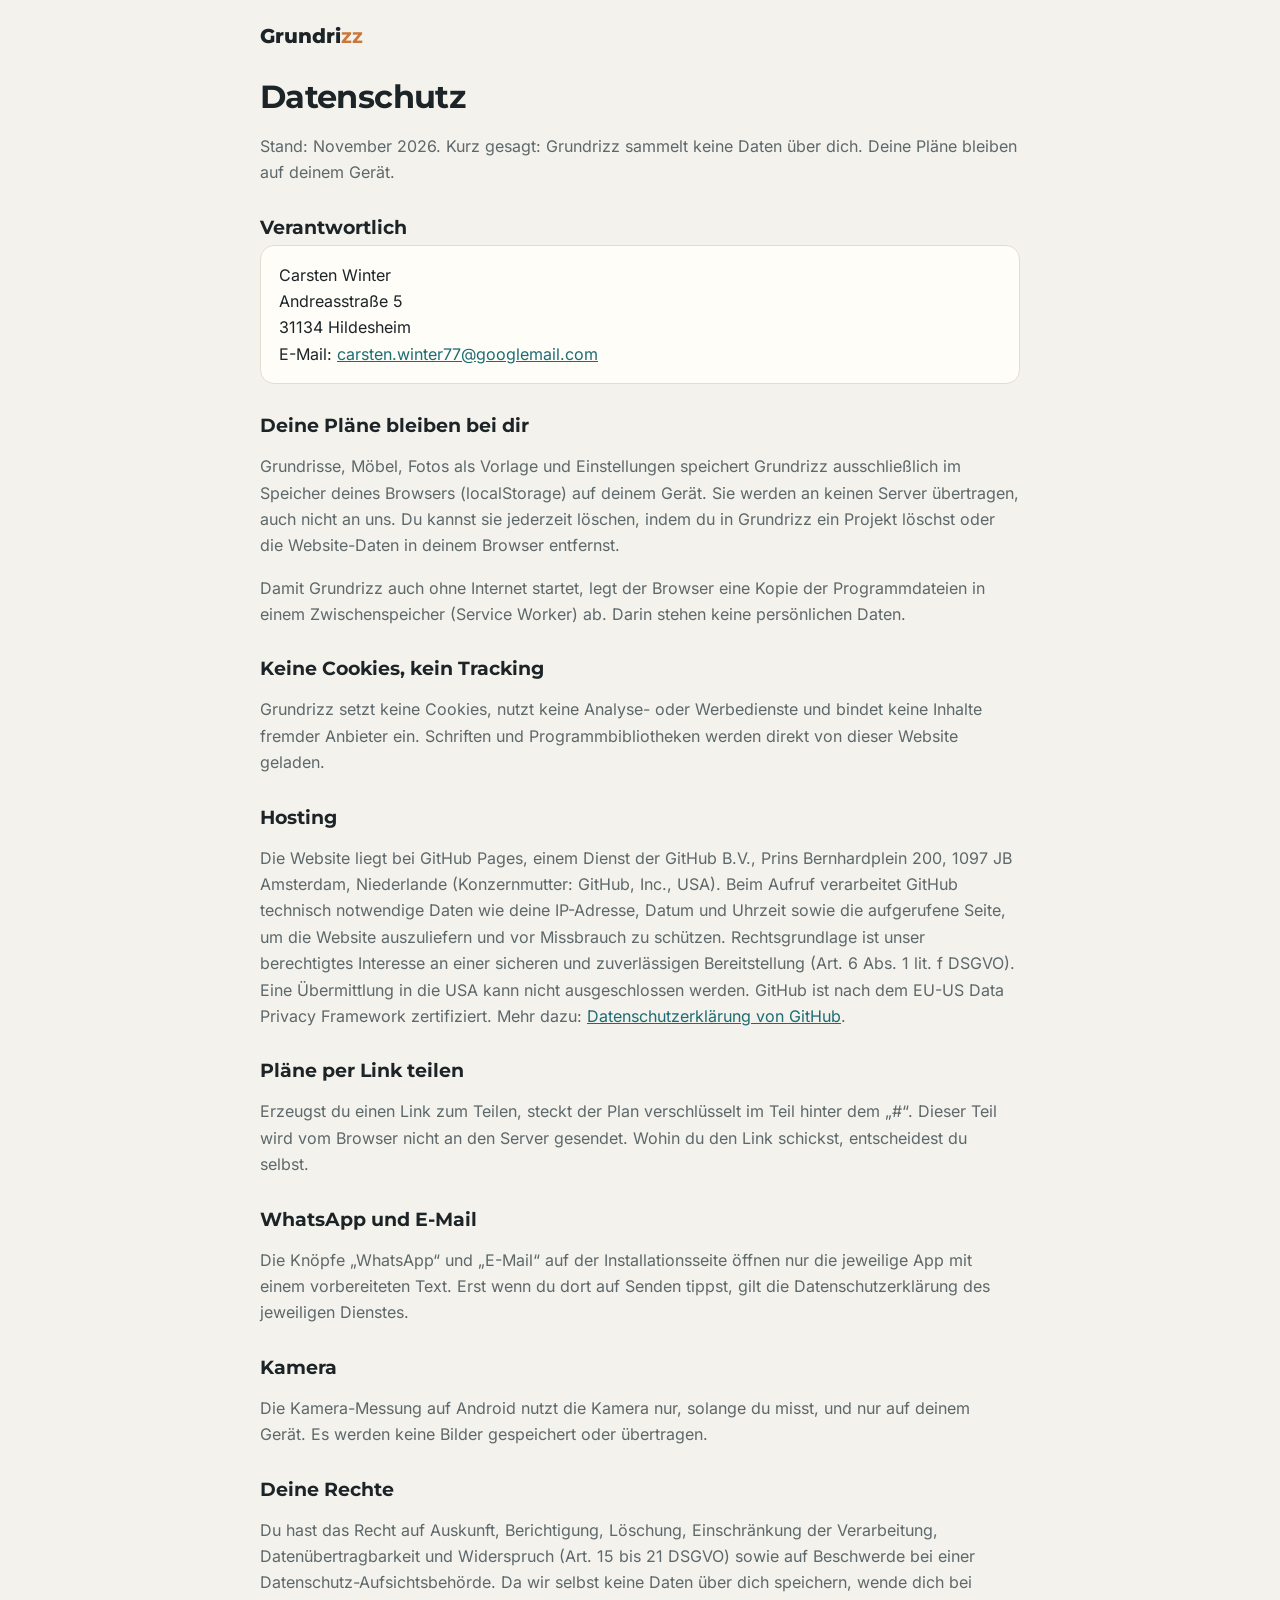
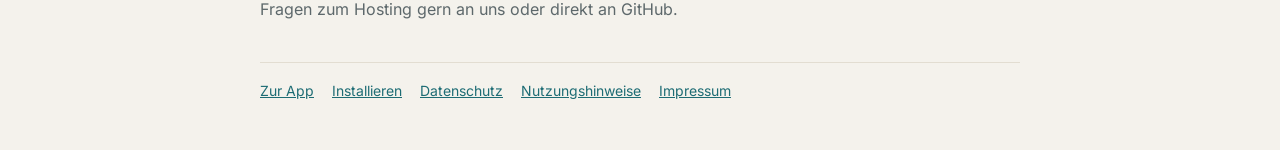
<file: rechtliches/datenschutz.html>
<!doctype html><html lang="de"><head><meta charset="utf-8"><meta name="viewport" content="width=device-width,initial-scale=1,viewport-fit=cover">
<title>Datenschutz · Grundrizz</title><meta name="robots" content="noindex"><link rel="icon" href="../icon.svg" type="image/svg+xml"><link rel="stylesheet" href="../fonts.css">
<style>:root{--bg:#f4f2ec;--paper:#fffdf8;--ink:#1c2427;--muted:#5d686b;--line:#e2ddd1;--accent:#1d6c74;--warm:#c9773a;color-scheme:light}
@media (prefers-color-scheme:dark){:root{--bg:#121718;--paper:#1a2123;--ink:#e9eeec;--muted:#9aa7a8;--line:#2c3638;--accent:#4fb0b8;--warm:#e3a36d;color-scheme:dark}}
body{margin:0;background:var(--bg);color:var(--ink);font:16px/1.65 Inter,system-ui,sans-serif}
.w{max-width:760px;margin:0 auto;padding:calc(24px + env(safe-area-inset-top,0px)) max(20px,env(safe-area-inset-right,0px)) 48px max(20px,env(safe-area-inset-left,0px))}
a{color:var(--accent)} .brand{font:800 20px Montserrat,Arial,sans-serif;text-decoration:none;color:var(--ink)} .brand b{color:var(--warm)}
h1{font:700 32px/1.2 Montserrat,Arial,sans-serif;margin:28px 0 8px;letter-spacing:-.02em} h2{font:700 19px Montserrat,Arial,sans-serif;margin:30px 0 6px}
p,li{color:var(--muted)} b,strong{color:var(--ink)} .card{background:var(--paper);border:1px solid var(--line);border-radius:14px;padding:16px 18px}
footer{margin-top:40px;padding-top:16px;border-top:1px solid var(--line);font-size:14px;color:var(--muted);display:flex;gap:18px;flex-wrap:wrap}</style></head><body><div class="w">
<a class="brand" href="../">Grundri<b>zz</b></a><h1>Datenschutz</h1><p>Stand: November 2026. Kurz gesagt: Grundrizz sammelt keine Daten über dich. Deine Pläne bleiben auf deinem Gerät.</p>
<h2>Verantwortlich</h2><div class="card">Carsten Winter<br>Andreasstraße 5<br>31134 Hildesheim<br>E-Mail: <a href="mailto:carsten.winter77@googlemail.com">carsten.winter77@googlemail.com</a></div>
<h2>Deine Pläne bleiben bei dir</h2><p>Grundrisse, Möbel, Fotos als Vorlage und Einstellungen speichert Grundrizz ausschließlich im Speicher deines Browsers (localStorage) auf deinem Gerät. Sie werden an keinen Server übertragen, auch nicht an uns. Du kannst sie jederzeit löschen, indem du in Grundrizz ein Projekt löschst oder die Website-Daten in deinem Browser entfernst.</p>
<p>Damit Grundrizz auch ohne Internet startet, legt der Browser eine Kopie der Programmdateien in einem Zwischenspeicher (Service Worker) ab. Darin stehen keine persönlichen Daten.</p>
<h2>Keine Cookies, kein Tracking</h2><p>Grundrizz setzt keine Cookies, nutzt keine Analyse- oder Werbedienste und bindet keine Inhalte fremder Anbieter ein. Schriften und Programmbibliotheken werden direkt von dieser Website geladen.</p>
<h2>Hosting</h2><p>Die Website liegt bei GitHub Pages, einem Dienst der GitHub B.V., Prins Bernhardplein 200, 1097 JB Amsterdam, Niederlande (Konzernmutter: GitHub, Inc., USA). Beim Aufruf verarbeitet GitHub technisch notwendige Daten wie deine IP-Adresse, Datum und Uhrzeit sowie die aufgerufene Seite, um die Website auszuliefern und vor Missbrauch zu schützen. Rechtsgrundlage ist unser berechtigtes Interesse an einer sicheren und zuverlässigen Bereitstellung (Art. 6 Abs. 1 lit. f DSGVO). Eine Übermittlung in die USA kann nicht ausgeschlossen werden. GitHub ist nach dem EU-US Data Privacy Framework zertifiziert. Mehr dazu: <a href="https://docs.github.com/de/site-policy/privacy-policies/github-general-privacy-statement" rel="noopener">Datenschutzerklärung von GitHub</a>.</p>
<h2>Pläne per Link teilen</h2><p>Erzeugst du einen Link zum Teilen, steckt der Plan verschlüsselt im Teil hinter dem „#“. Dieser Teil wird vom Browser nicht an den Server gesendet. Wohin du den Link schickst, entscheidest du selbst.</p>
<h2>WhatsApp und E-Mail</h2><p>Die Knöpfe „WhatsApp“ und „E-Mail“ auf der Installationsseite öffnen nur die jeweilige App mit einem vorbereiteten Text. Erst wenn du dort auf Senden tippst, gilt die Datenschutzerklärung des jeweiligen Dienstes.</p>
<h2>Kamera</h2><p>Die Kamera-Messung auf Android nutzt die Kamera nur, solange du misst, und nur auf deinem Gerät. Es werden keine Bilder gespeichert oder übertragen.</p>
<h2>Deine Rechte</h2><p>Du hast das Recht auf Auskunft, Berichtigung, Löschung, Einschränkung der Verarbeitung, Datenübertragbarkeit und Widerspruch (Art. 15 bis 21 DSGVO) sowie auf Beschwerde bei einer Datenschutz-Aufsichtsbehörde. Da wir selbst keine Daten über dich speichern, wende dich bei Fragen zum Hosting gern an uns oder direkt an GitHub.</p>
<footer><a href="../">Zur App</a><a href="../installieren/">Installieren</a><a href="datenschutz.html">Datenschutz</a><a href="nutzung.html">Nutzungshinweise</a><a href="impressum.html">Impressum</a></footer></div></body></html>
</file>
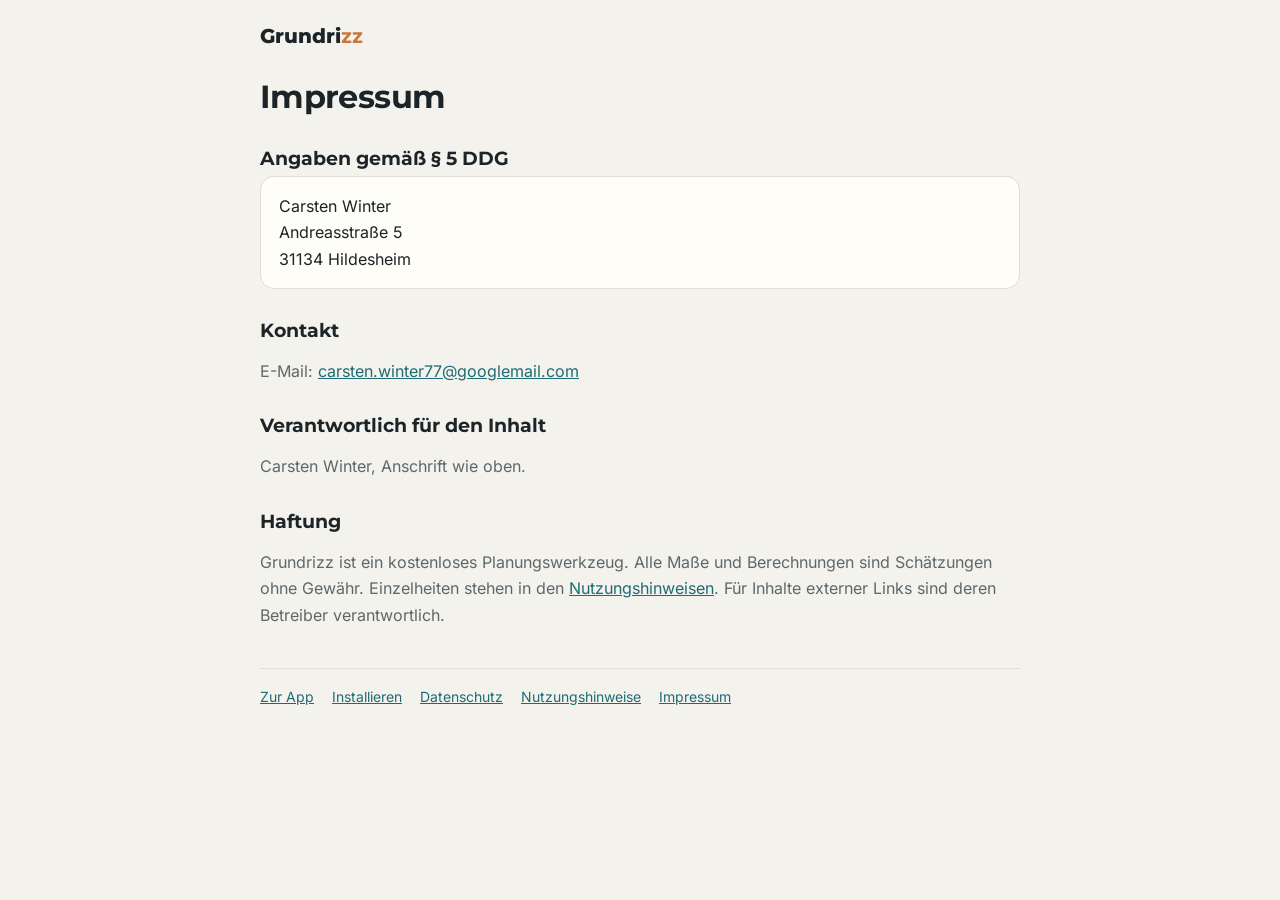
<file: rechtliches/impressum.html>
<!doctype html><html lang="de"><head><meta charset="utf-8"><meta name="viewport" content="width=device-width,initial-scale=1,viewport-fit=cover">
<title>Impressum · Grundrizz</title><meta name="robots" content="noindex"><link rel="icon" href="../icon.svg" type="image/svg+xml"><link rel="stylesheet" href="../fonts.css">
<style>:root{--bg:#f4f2ec;--paper:#fffdf8;--ink:#1c2427;--muted:#5d686b;--line:#e2ddd1;--accent:#1d6c74;--warm:#c9773a;color-scheme:light}
@media (prefers-color-scheme:dark){:root{--bg:#121718;--paper:#1a2123;--ink:#e9eeec;--muted:#9aa7a8;--line:#2c3638;--accent:#4fb0b8;--warm:#e3a36d;color-scheme:dark}}
body{margin:0;background:var(--bg);color:var(--ink);font:16px/1.65 Inter,system-ui,sans-serif}
.w{max-width:760px;margin:0 auto;padding:calc(24px + env(safe-area-inset-top,0px)) max(20px,env(safe-area-inset-right,0px)) 48px max(20px,env(safe-area-inset-left,0px))}
a{color:var(--accent)} .brand{font:800 20px Montserrat,Arial,sans-serif;text-decoration:none;color:var(--ink)} .brand b{color:var(--warm)}
h1{font:700 32px/1.2 Montserrat,Arial,sans-serif;margin:28px 0 8px;letter-spacing:-.02em} h2{font:700 19px Montserrat,Arial,sans-serif;margin:30px 0 6px}
p,li{color:var(--muted)} b,strong{color:var(--ink)} .card{background:var(--paper);border:1px solid var(--line);border-radius:14px;padding:16px 18px}
footer{margin-top:40px;padding-top:16px;border-top:1px solid var(--line);font-size:14px;color:var(--muted);display:flex;gap:18px;flex-wrap:wrap}</style></head><body><div class="w">
<a class="brand" href="../">Grundri<b>zz</b></a><h1>Impressum</h1><h2>Angaben gemäß § 5 DDG</h2><div class="card">Carsten Winter<br>Andreasstraße 5<br>31134 Hildesheim</div>
<h2>Kontakt</h2><p>E-Mail: <a href="mailto:carsten.winter77@googlemail.com">carsten.winter77@googlemail.com</a></p>
<h2>Verantwortlich für den Inhalt</h2><p>Carsten Winter, Anschrift wie oben.</p>
<h2>Haftung</h2><p>Grundrizz ist ein kostenloses Planungswerkzeug. Alle Maße und Berechnungen sind Schätzungen ohne Gewähr. Einzelheiten stehen in den <a href="nutzung.html">Nutzungshinweisen</a>. Für Inhalte externer Links sind deren Betreiber verantwortlich.</p>
<footer><a href="../">Zur App</a><a href="../installieren/">Installieren</a><a href="datenschutz.html">Datenschutz</a><a href="nutzung.html">Nutzungshinweise</a><a href="impressum.html">Impressum</a></footer></div></body></html>
</file>
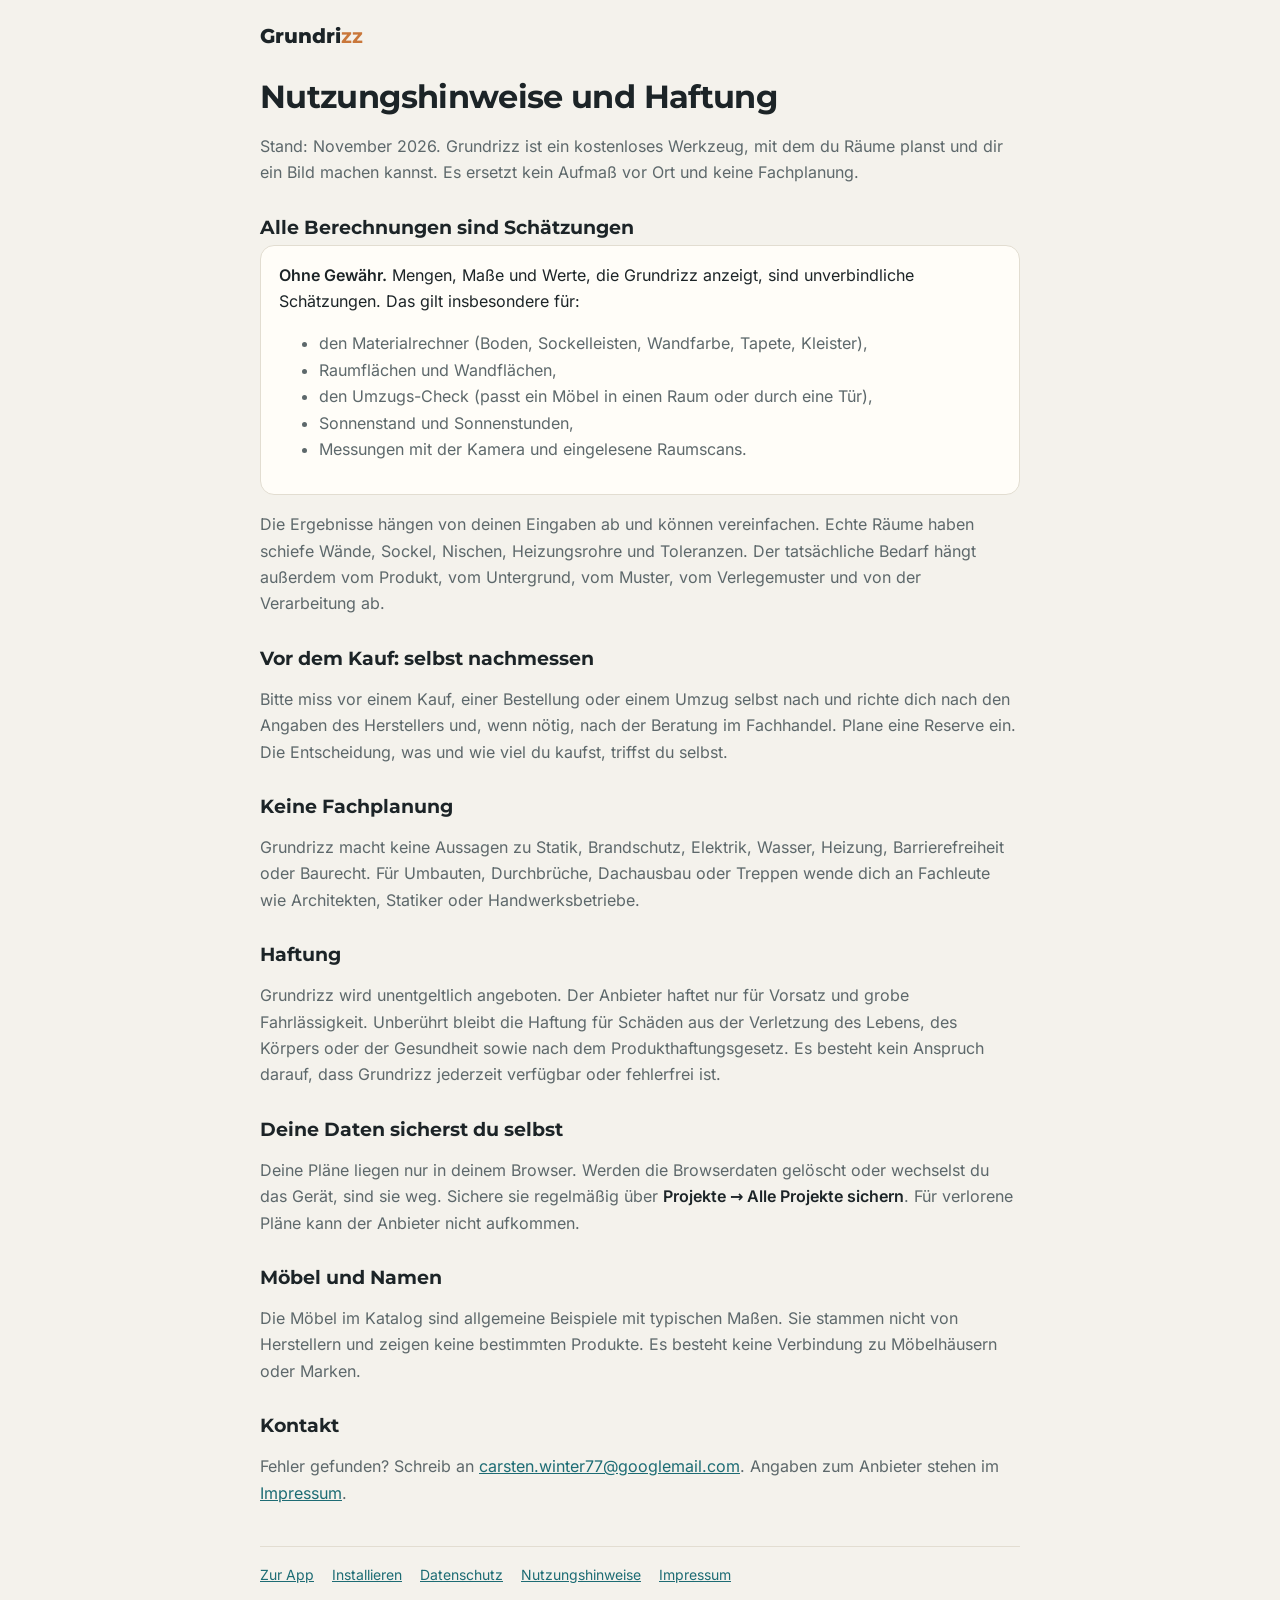
<file: rechtliches/nutzung.html>
<!doctype html><html lang="de"><head><meta charset="utf-8"><meta name="viewport" content="width=device-width,initial-scale=1,viewport-fit=cover">
<title>Nutzungshinweise · Grundrizz</title><meta name="robots" content="noindex"><link rel="icon" href="../icon.svg" type="image/svg+xml"><link rel="stylesheet" href="../fonts.css">
<style>:root{--bg:#f4f2ec;--paper:#fffdf8;--ink:#1c2427;--muted:#5d686b;--line:#e2ddd1;--accent:#1d6c74;--warm:#c9773a;color-scheme:light}
@media (prefers-color-scheme:dark){:root{--bg:#121718;--paper:#1a2123;--ink:#e9eeec;--muted:#9aa7a8;--line:#2c3638;--accent:#4fb0b8;--warm:#e3a36d;color-scheme:dark}}
body{margin:0;background:var(--bg);color:var(--ink);font:16px/1.65 Inter,system-ui,sans-serif}
.w{max-width:760px;margin:0 auto;padding:calc(24px + env(safe-area-inset-top,0px)) max(20px,env(safe-area-inset-right,0px)) 48px max(20px,env(safe-area-inset-left,0px))}
a{color:var(--accent)} .brand{font:800 20px Montserrat,Arial,sans-serif;text-decoration:none;color:var(--ink)} .brand b{color:var(--warm)}
h1{font:700 32px/1.2 Montserrat,Arial,sans-serif;margin:28px 0 8px;letter-spacing:-.02em} h2{font:700 19px Montserrat,Arial,sans-serif;margin:30px 0 6px}
p,li{color:var(--muted)} b,strong{color:var(--ink)} .card{background:var(--paper);border:1px solid var(--line);border-radius:14px;padding:16px 18px}
footer{margin-top:40px;padding-top:16px;border-top:1px solid var(--line);font-size:14px;color:var(--muted);display:flex;gap:18px;flex-wrap:wrap}</style></head><body><div class="w">
<a class="brand" href="../">Grundri<b>zz</b></a><h1>Nutzungshinweise und Haftung</h1><p>Stand: November 2026. Grundrizz ist ein kostenloses Werkzeug, mit dem du Räume planst und dir ein Bild machen kannst. Es ersetzt kein Aufmaß vor Ort und keine Fachplanung.</p>
<h2>Alle Berechnungen sind Schätzungen</h2><div class="card"><b>Ohne Gewähr.</b> Mengen, Maße und Werte, die Grundrizz anzeigt, sind unverbindliche Schätzungen. Das gilt insbesondere für:<ul>
<li>den Materialrechner (Boden, Sockelleisten, Wandfarbe, Tapete, Kleister),</li><li>Raumflächen und Wandflächen,</li><li>den Umzugs-Check (passt ein Möbel in einen Raum oder durch eine Tür),</li><li>Sonnenstand und Sonnenstunden,</li><li>Messungen mit der Kamera und eingelesene Raumscans.</li></ul></div>
<p>Die Ergebnisse hängen von deinen Eingaben ab und können vereinfachen. Echte Räume haben schiefe Wände, Sockel, Nischen, Heizungsrohre und Toleranzen. Der tatsächliche Bedarf hängt außerdem vom Produkt, vom Untergrund, vom Muster, vom Verlegemuster und von der Verarbeitung ab.</p>
<h2>Vor dem Kauf: selbst nachmessen</h2><p>Bitte miss vor einem Kauf, einer Bestellung oder einem Umzug selbst nach und richte dich nach den Angaben des Herstellers und, wenn nötig, nach der Beratung im Fachhandel. Plane eine Reserve ein. Die Entscheidung, was und wie viel du kaufst, triffst du selbst.</p>
<h2>Keine Fachplanung</h2><p>Grundrizz macht keine Aussagen zu Statik, Brandschutz, Elektrik, Wasser, Heizung, Barrierefreiheit oder Baurecht. Für Umbauten, Durchbrüche, Dachausbau oder Treppen wende dich an Fachleute wie Architekten, Statiker oder Handwerksbetriebe.</p>
<h2>Haftung</h2><p>Grundrizz wird unentgeltlich angeboten. Der Anbieter haftet nur für Vorsatz und grobe Fahrlässigkeit. Unberührt bleibt die Haftung für Schäden aus der Verletzung des Lebens, des Körpers oder der Gesundheit sowie nach dem Produkthaftungsgesetz. Es besteht kein Anspruch darauf, dass Grundrizz jederzeit verfügbar oder fehlerfrei ist.</p>
<h2>Deine Daten sicherst du selbst</h2><p>Deine Pläne liegen nur in deinem Browser. Werden die Browserdaten gelöscht oder wechselst du das Gerät, sind sie weg. Sichere sie regelmäßig über <b>Projekte → Alle Projekte sichern</b>. Für verlorene Pläne kann der Anbieter nicht aufkommen.</p>
<h2>Möbel und Namen</h2><p>Die Möbel im Katalog sind allgemeine Beispiele mit typischen Maßen. Sie stammen nicht von Herstellern und zeigen keine bestimmten Produkte. Es besteht keine Verbindung zu Möbelhäusern oder Marken.</p>
<h2>Kontakt</h2><p>Fehler gefunden? Schreib an <a href="mailto:carsten.winter77@googlemail.com">carsten.winter77@googlemail.com</a>. Angaben zum Anbieter stehen im <a href="impressum.html">Impressum</a>.</p>
<footer><a href="../">Zur App</a><a href="../installieren/">Installieren</a><a href="datenschutz.html">Datenschutz</a><a href="nutzung.html">Nutzungshinweise</a><a href="impressum.html">Impressum</a></footer></div></body></html>
</file>
<file: fonts.css>
/* Schriften lokal ausgeliefert (SIL Open Font License, siehe LICENSE-Dateien) */
/* ibm-plex-sans-latin-ext-400-normal */
@font-face {
  font-family: 'IBM Plex Sans';
  font-style: normal;
  font-display: swap;
  font-weight: 400;
  src: url(fonts/ibm-plex-sans-latin-ext-400-normal.woff2) format('woff2');
}
/* ibm-plex-sans-latin-400-normal */
@font-face {
  font-family: 'IBM Plex Sans';
  font-style: normal;
  font-display: swap;
  font-weight: 400;
  src: url(fonts/ibm-plex-sans-latin-400-normal.woff2) format('woff2');
}
/* ibm-plex-sans-latin-ext-500-normal */
@font-face {
  font-family: 'IBM Plex Sans';
  font-style: normal;
  font-display: swap;
  font-weight: 500;
  src: url(fonts/ibm-plex-sans-latin-ext-500-normal.woff2) format('woff2');
}
/* ibm-plex-sans-latin-500-normal */
@font-face {
  font-family: 'IBM Plex Sans';
  font-style: normal;
  font-display: swap;
  font-weight: 500;
  src: url(fonts/ibm-plex-sans-latin-500-normal.woff2) format('woff2');
}
/* ibm-plex-sans-latin-ext-600-normal */
@font-face {
  font-family: 'IBM Plex Sans';
  font-style: normal;
  font-display: swap;
  font-weight: 600;
  src: url(fonts/ibm-plex-sans-latin-ext-600-normal.woff2) format('woff2');
}
/* ibm-plex-sans-latin-600-normal */
@font-face {
  font-family: 'IBM Plex Sans';
  font-style: normal;
  font-display: swap;
  font-weight: 600;
  src: url(fonts/ibm-plex-sans-latin-600-normal.woff2) format('woff2');
}
/* ibm-plex-mono-latin-ext-400-normal */
@font-face {
  font-family: 'IBM Plex Mono';
  font-style: normal;
  font-display: swap;
  font-weight: 400;
  src: url(fonts/ibm-plex-mono-latin-ext-400-normal.woff2) format('woff2');
}
/* ibm-plex-mono-latin-400-normal */
@font-face {
  font-family: 'IBM Plex Mono';
  font-style: normal;
  font-display: swap;
  font-weight: 400;
  src: url(fonts/ibm-plex-mono-latin-400-normal.woff2) format('woff2');
}
/* ibm-plex-mono-latin-ext-500-normal */
@font-face {
  font-family: 'IBM Plex Mono';
  font-style: normal;
  font-display: swap;
  font-weight: 500;
  src: url(fonts/ibm-plex-mono-latin-ext-500-normal.woff2) format('woff2');
}
/* ibm-plex-mono-latin-500-normal */
@font-face {
  font-family: 'IBM Plex Mono';
  font-style: normal;
  font-display: swap;
  font-weight: 500;
  src: url(fonts/ibm-plex-mono-latin-500-normal.woff2) format('woff2');
}
/* inter-latin-ext-400-normal */
@font-face {
  font-family: 'Inter';
  font-style: normal;
  font-display: swap;
  font-weight: 400;
  src: url(fonts/inter-latin-ext-400-normal.woff2) format('woff2');
}
/* inter-latin-400-normal */
@font-face {
  font-family: 'Inter';
  font-style: normal;
  font-display: swap;
  font-weight: 400;
  src: url(fonts/inter-latin-400-normal.woff2) format('woff2');
}
/* inter-latin-ext-500-normal */
@font-face {
  font-family: 'Inter';
  font-style: normal;
  font-display: swap;
  font-weight: 500;
  src: url(fonts/inter-latin-ext-500-normal.woff2) format('woff2');
}
/* inter-latin-500-normal */
@font-face {
  font-family: 'Inter';
  font-style: normal;
  font-display: swap;
  font-weight: 500;
  src: url(fonts/inter-latin-500-normal.woff2) format('woff2');
}
/* inter-latin-ext-600-normal */
@font-face {
  font-family: 'Inter';
  font-style: normal;
  font-display: swap;
  font-weight: 600;
  src: url(fonts/inter-latin-ext-600-normal.woff2) format('woff2');
}
/* inter-latin-600-normal */
@font-face {
  font-family: 'Inter';
  font-style: normal;
  font-display: swap;
  font-weight: 600;
  src: url(fonts/inter-latin-600-normal.woff2) format('woff2');
}
/* montserrat-latin-ext-600-normal */
@font-face {
  font-family: 'Montserrat';
  font-style: normal;
  font-display: swap;
  font-weight: 600;
  src: url(fonts/montserrat-latin-ext-600-normal.woff2) format('woff2');
}
/* montserrat-latin-600-normal */
@font-face {
  font-family: 'Montserrat';
  font-style: normal;
  font-display: swap;
  font-weight: 600;
  src: url(fonts/montserrat-latin-600-normal.woff2) format('woff2');
}
/* montserrat-latin-ext-700-normal */
@font-face {
  font-family: 'Montserrat';
  font-style: normal;
  font-display: swap;
  font-weight: 700;
  src: url(fonts/montserrat-latin-ext-700-normal.woff2) format('woff2');
}
/* montserrat-latin-700-normal */
@font-face {
  font-family: 'Montserrat';
  font-style: normal;
  font-display: swap;
  font-weight: 700;
  src: url(fonts/montserrat-latin-700-normal.woff2) format('woff2');
}
/* montserrat-latin-ext-800-normal */
@font-face {
  font-family: 'Montserrat';
  font-style: normal;
  font-display: swap;
  font-weight: 800;
  src: url(fonts/montserrat-latin-ext-800-normal.woff2) format('woff2');
}
/* montserrat-latin-800-normal */
@font-face {
  font-family: 'Montserrat';
  font-style: normal;
  font-display: swap;
  font-weight: 800;
  src: url(fonts/montserrat-latin-800-normal.woff2) format('woff2');
}
</file>
